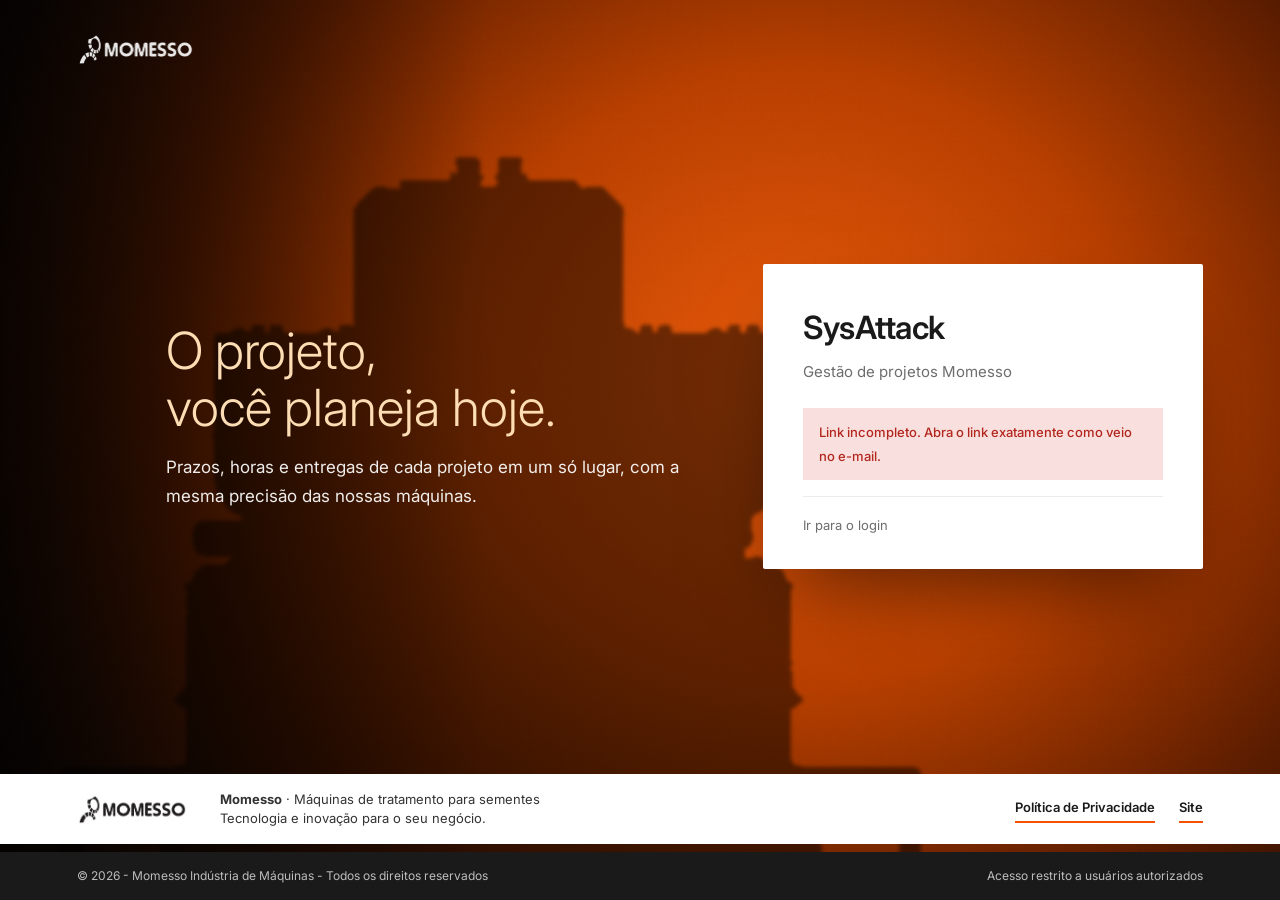
<file: sysattack/src/main/webapp/definir-senha.html>
<!DOCTYPE html>
<html lang="pt-BR">
<head>
  <meta charset="UTF-8">
  <meta name="viewport" content="width=device-width, initial-scale=1">
  <link rel="icon" type="image/png" sizes="32x32" href="img/icon-32.png?v=122">
  <link rel="icon" href="favicon.ico?v=122" sizes="any">
  <link rel="apple-touch-icon" href="img/icon-180.png?v=122">
  <title>SysAttack · Criar senha</title>
  <link rel="preconnect" href="https://fonts.googleapis.com">
  <link rel="preconnect" href="https://fonts.gstatic.com" crossorigin>
  <link href="https://fonts.googleapis.com/css2?family=Inter:wght@300;400;500;600;700&display=swap" rel="stylesheet">
  <link rel="stylesheet" href="css/style.css?v=122">
  <link rel="stylesheet" href="css/login.css?v=122">
</head>
<body>
  <main class="login-page">
    <header class="login-top">
      <img src="img/logo-white.png" alt="Momesso">
    </header>
    <img class="login-sil" src="img/machine-cut.png" alt="">
    <div class="login-main">
      <section class="login-pitch">
        <h2>O projeto,<br>você planeja hoje.</h2>
        <p>Prazos, horas e entregas de cada projeto em um só lugar, com a mesma precisão das nossas máquinas.</p>
      </section>
      <section class="login-card" aria-labelledby="ttl">
        <h1 id="ttl">SysAttack</h1>
        <p class="sub">Gestão de projetos Momesso</p>

        <div id="loading"><p>Verificando o link…</p></div>
        <div id="bad" hidden><div class="form-error" id="bad-msg" role="alert"></div><p class="login-note"><a href="login.html">Ir para o login</a></p></div>
        <div id="done" hidden><p class="sub" style="color:var(--ink)"><b>Senha criada.</b> Agora você já pode entrar no SysAttack.</p><a class="btn btn-primary" href="login.html">Ir para o login <span aria-hidden="true">→</span></a></div>
        <form id="s" novalidate hidden>
          <p class="sub" style="color:var(--ink)">Olá, <b id="nm"></b>. Crie a senha de acesso para <b id="em"></b>.</p>
          <div class="field"><label for="sp">Nova senha</label><input id="sp" type="password" autocomplete="new-password" required></div>
          <ul class="rules"><li>Pelo menos 10 caracteres</li><li>Uma letra minúscula</li><li>Uma letra maiúscula</li><li>Um número</li><li>Um símbolo (! @ # $ %)</li></ul>
          <div class="field"><label for="sc">Repita a senha</label><input id="sc" type="password" autocomplete="new-password" required></div>
          <div class="form-error" id="serr" role="alert" hidden style="margin-bottom:16px"></div>
          <button class="btn btn-primary" id="sgo" type="submit">Criar senha <span aria-hidden="true">→</span></button>
          <p class="login-terms">Ao continuar, você confirma que leu a <a href="privacidade.html">Política de Privacidade</a> e as regras de uso do SysAttack.</p>
        </form>
      </section>
    </div>
    <footer class="login-foot">
      <div class="login-band">
        <img src="img/logo-light-bg.png" alt="Momesso">
        <p><b>Momesso</b> · Máquinas de tratamento para sementes<br>Tecnologia e inovação para o seu negócio.</p>
        <nav aria-label="Rodapé"><a href="privacidade.html">Política de Privacidade</a><a href="https://www.momesso.ind.br" target="_blank" rel="noopener noreferrer">Site</a></nav>
      </div>
      <div class="login-bar"><div><span>© <span data-year>2026</span> - Momesso Indústria de Máquinas - Todos os direitos reservados</span><span>Acesso restrito a usuários autorizados</span></div></div>
    </footer>
  </main>
  <script src="js/core.js?v=122"></script>
  <script src="js/definir-senha.js?v=122"></script>
</body>
</html>
</file>
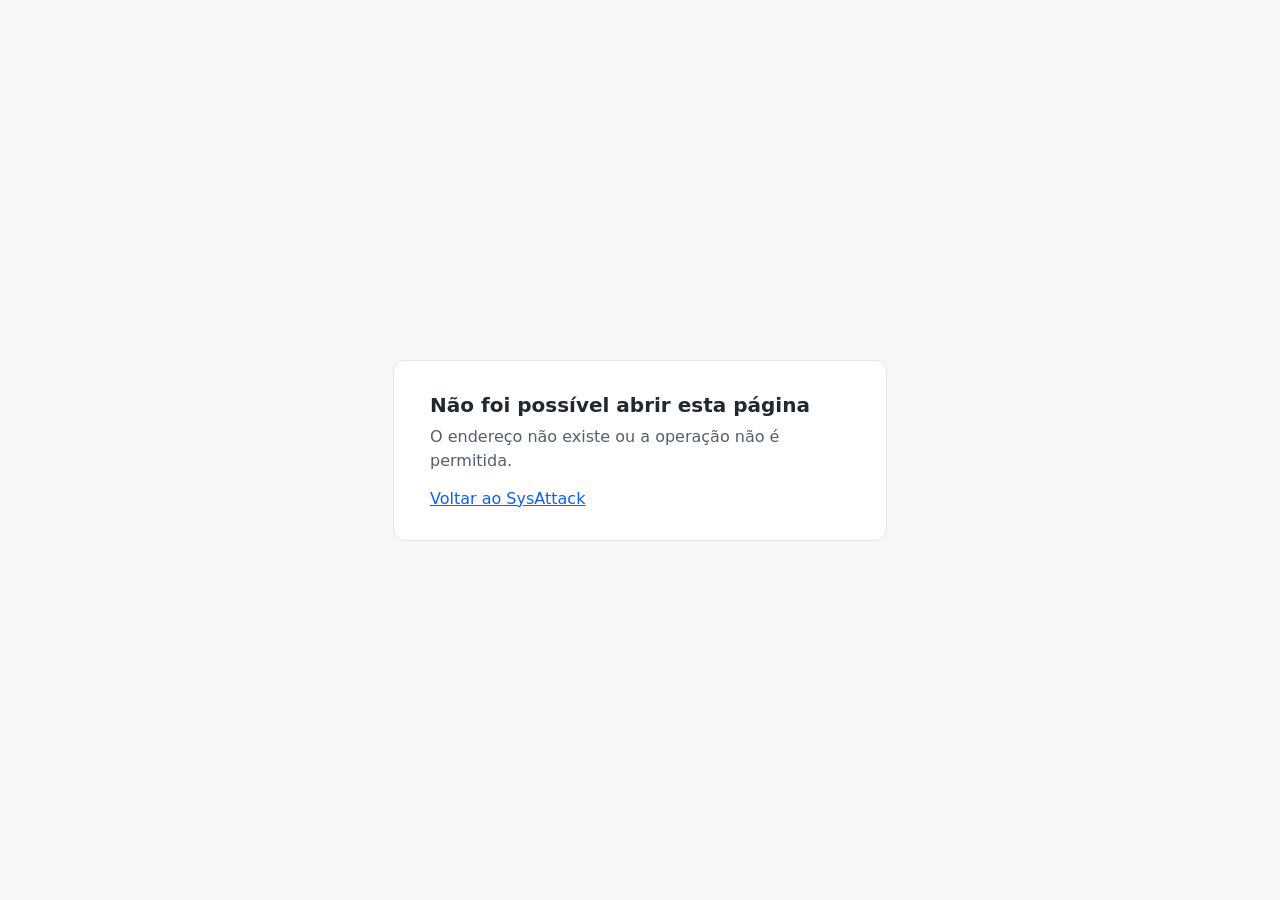
<file: sysattack/src/main/webapp/erro.html>
<!doctype html>
<html lang="pt-BR">
<head>
  <meta charset="utf-8">
  <meta name="viewport" content="width=device-width, initial-scale=1">
  <title>SysAttack</title>
  <link rel="icon" href="favicon.ico">
  <style>body{font-family:Inter,system-ui,sans-serif;background:#f6f7f9;color:#1f2933;display:grid;place-items:center;min-height:100vh;margin:0}main{background:#fff;border:1px solid #e3e6ea;border-radius:12px;padding:32px 36px;max-width:420px}h1{font-size:20px;margin:0 0 8px}p{margin:0 0 16px;color:#52606d;line-height:1.5}a{color:#0b5fff}</style>
</head>
<body>
  <main>
    <h1>Não foi possível abrir esta página</h1>
    <p>O endereço não existe ou a operação não é permitida.</p>
    <a href="./">Voltar ao SysAttack</a>
  </main>
</body>
</html>
</file>
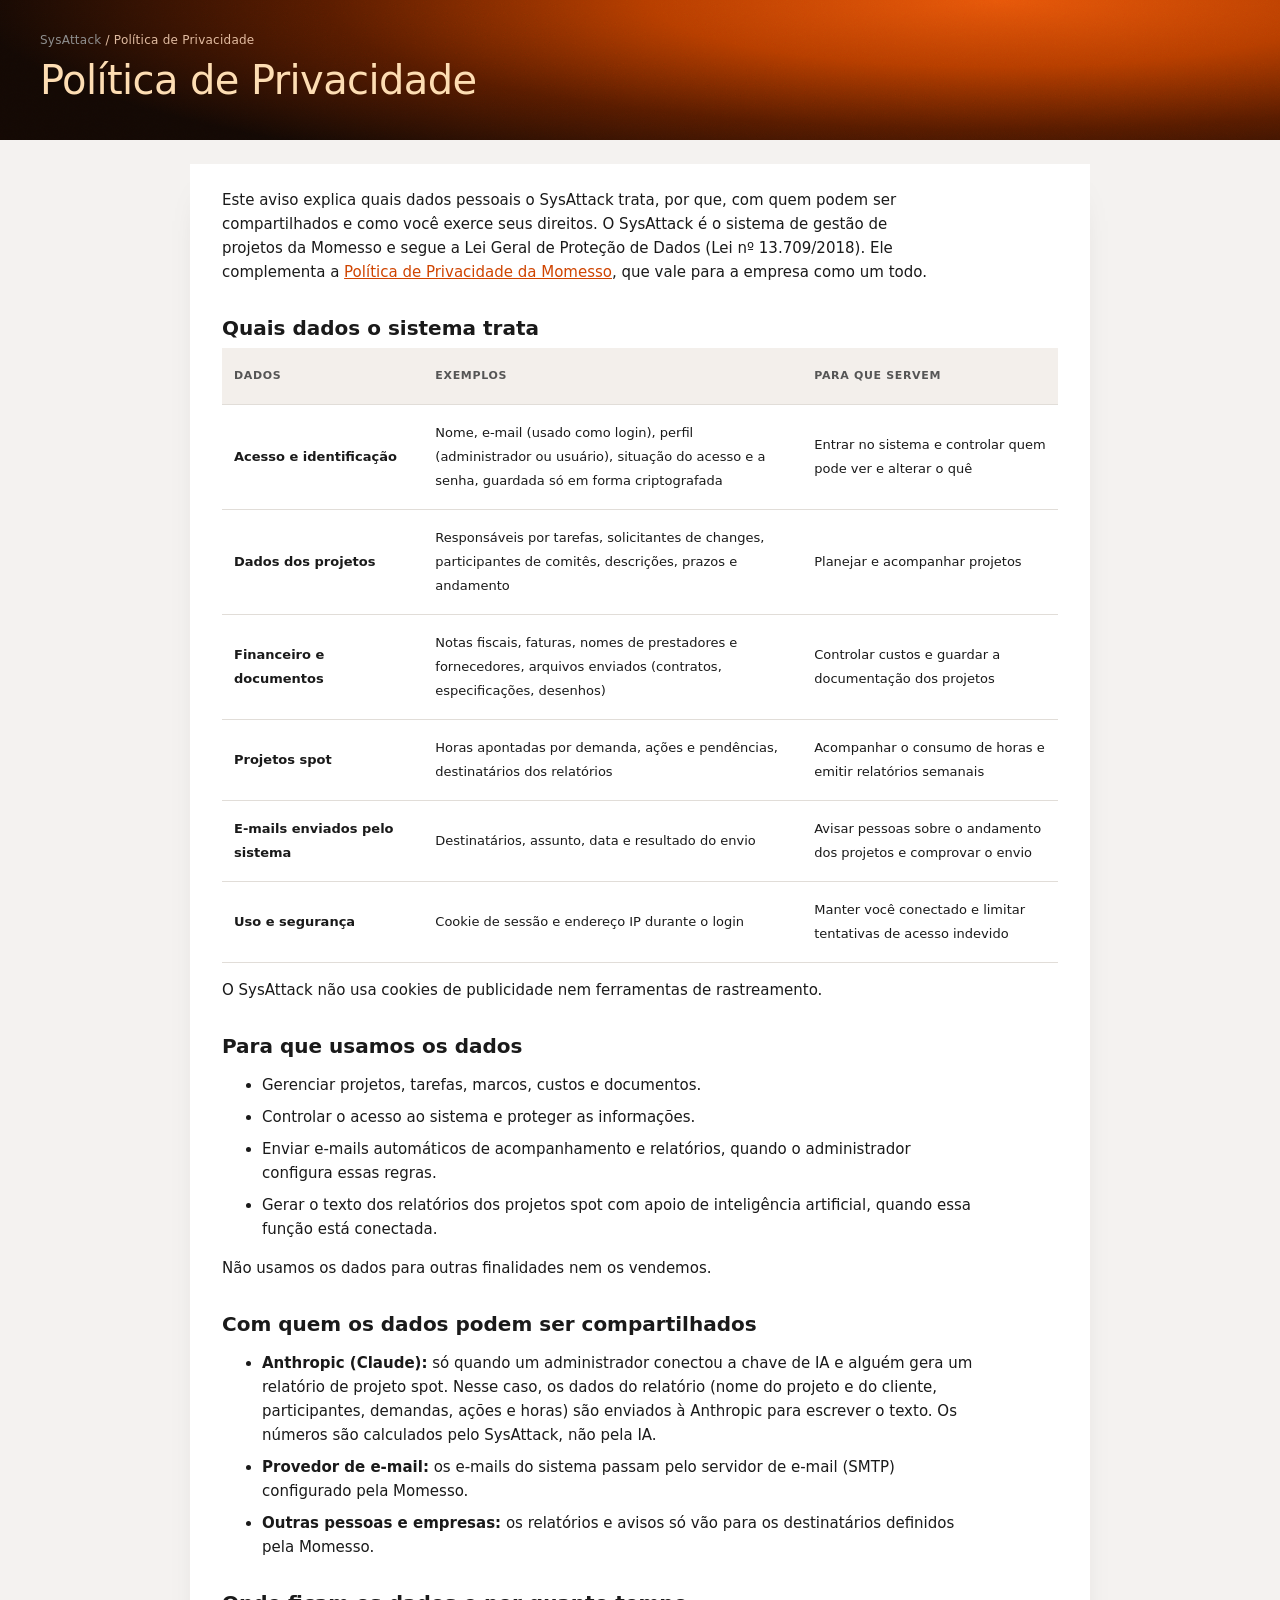
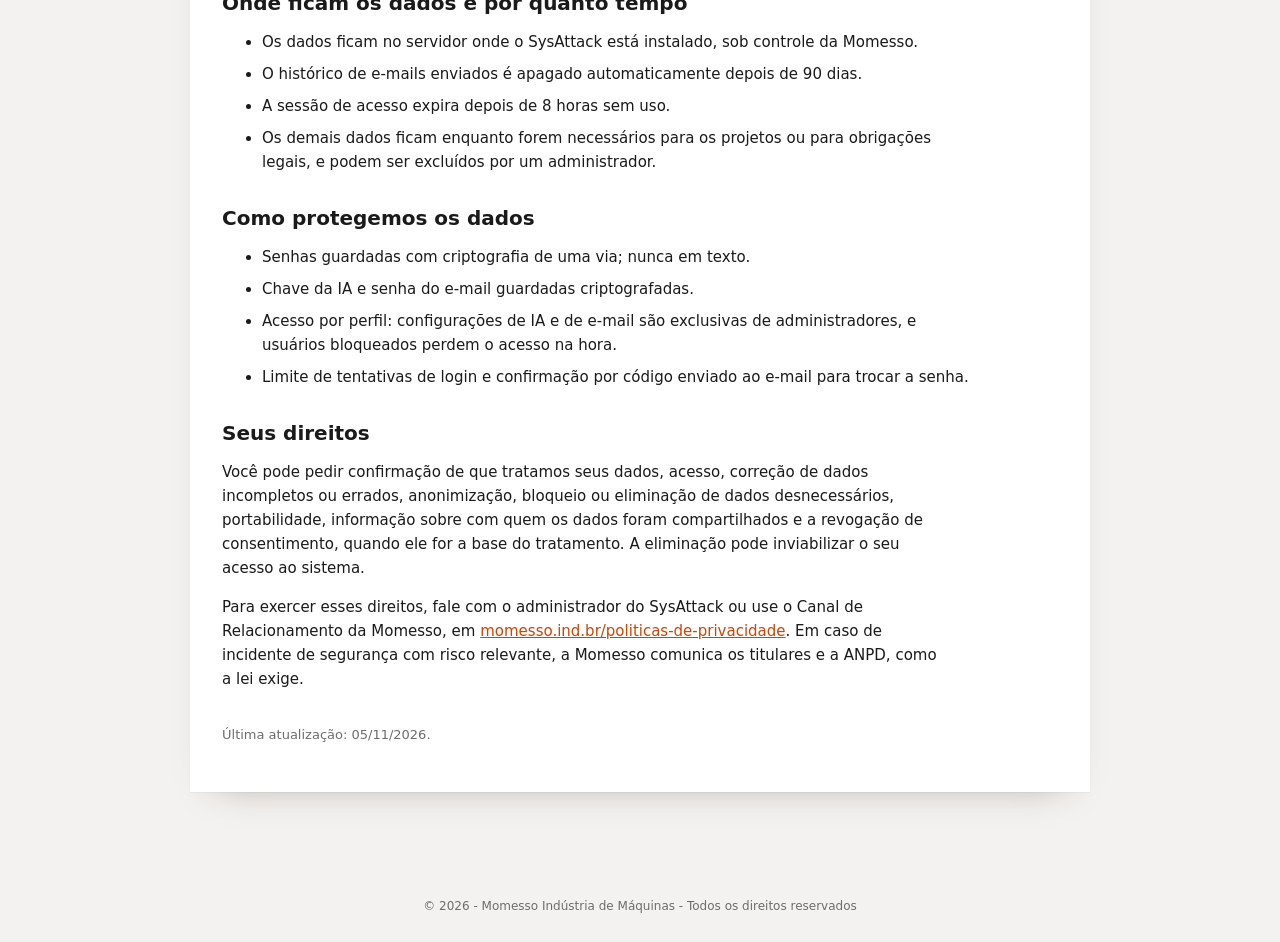
<file: sysattack/src/main/webapp/privacidade.html>
<!doctype html>
<html lang="pt-BR">
<head>
  <meta charset="utf-8">
  <meta name="viewport" content="width=device-width, initial-scale=1">
  <title>Política de Privacidade · SysAttack</title>
  <link rel="icon" type="image/png" sizes="32x32" href="img/icon-32.png?v=13">
  <link rel="icon" href="favicon.ico?v=13" sizes="any">
  <link rel="stylesheet" href="css/style.css?v=122">
  <link rel="stylesheet" href="css/theme.css?v=122">
</head>
<body>
  <main class="content">
    <header class="page-head"><div><nav class="crumbs"><a href="./">SysAttack</a> / Política de Privacidade</nav><h1>Política de Privacidade</h1></div></header>
    <section class="panel policy" id="policy" style="max-width:900px;margin:0 auto 22px"><p class="hint">Carregando…</p></section>
  </main>
  <footer class="app-copy"><span>© <span data-year>2026</span> - Momesso Indústria de Máquinas - Todos os direitos reservados</span></footer>
  <script src="js/core.js?v=122"></script>
  <script src="js/privacidade.js?v=122"></script>
</body>
</html>
</file>
<file: sysattack/src/main/webapp/css/style.css>
/* SysAttack — identidade visual alinhada ao portal Momesso / FlowSense
 *
 * GRADE DE 8 — regras de ouro deste arquivo:
 *  - Espaçamento (padding, margin, gap) só nestes valores: 4, 8, 12, 16, 24, 32, 40, 48, 64px.
 *    Valores de 1 a 3px são permitidos apenas para linhas e ajustes ópticos (bordas, -2px de aba).
 *  - Tipografia: 11, 12, 13, 15, 17, 20, 24, 32 e 44px. Entrelinha múltipla de 4 (o corpo é 15/24).
 *  - Alturas: botão 40px, botão pequeno 32px, campo 48px, item do menu 40px, célula de tabela 16px
 *    de recuo (linha de 56px). No celular, botão e campo vão a 48px.
 *  - Responsivo: só quatro quebras — 1560, 1200, 900 e 640px, todas no fim deste arquivo.
 *  - CUIDADO: a faixa laranja do cabeçalho (.page-head) sangra até a borda com margem negativa.
 *    Ela tem de ser o oposto do recuo lateral de .content. Mudou um, mude o outro, ou a página
 *    ganha rolagem lateral.
 *  - Cada propriedade é declarada uma única vez. Este arquivo cuida de estrutura, espaçamento,
 *    tamanho e tipografia; css/theme.css, carregado depois, cuida só de cor, sombra e textura.
 */
:root { --s1: 4px; --s2: 8px; --s3: 12px; --s4: 16px; --s5: 24px; --s6: 32px; --s7: 40px; --s8: 48px; --s9: 64px;
  --orange: #f45200; --orange-dark: #cf4400; --orange-2: #ec7e00; --ink: #1a1a1a; --ink-2: #2a2a2a; --card: #ffffff; --muted: #6d6d6d; --cream: #f3dfc1; --peach: #fdddb3; --green: #1f7a43; --green-bg: #e3f3e8; --red: #b3261e; --red-bg: #f9e0de; --amber-bg: #fde6c8; --amber: #a84300; --sidebar-w: 272px; --font: "Inter", system-ui, -apple-system, "Segoe UI", Roboto, Arial, sans-serif; }
* { box-sizing: border-box; }
[hidden] { display: none !important; }
html, body { margin: 0; height: 100%; }
body { font-family: var(--font); color: var(--ink); font-size: 15px; line-height: 24px; -webkit-font-smoothing: antialiased; }
a { color: inherit; text-decoration: none; }
button, input, select, textarea { font: inherit; color: inherit; }

svg.ic { width: 20px; height: 20px; fill: none; stroke: currentColor; stroke-width: 1.7; stroke-linecap: round; stroke-linejoin: round; flex: none; }

.nav a[hidden] { display: none; }
.rules { list-style: none; margin: 0 0 16px; padding: 0; font-size: 13px; color: var(--muted); display: grid; grid-template-columns: 1fr 1fr; gap: 4px 12px; }
.rules li::before { content: "○"; margin-right: 8px; }
.rules li.ok { color: var(--green); font-weight: 600; }
.rules li.ok::before { content: "●"; }
.code-row { display: flex; gap: 8px; }
.code-row input { letter-spacing: .3em; font-weight: 700; font-size: 17px; max-width: 190px; }
.msg-ok { color: var(--green); font-weight: 600; }
.msg-err { color: var(--red); font-weight: 600; }
.hint { font-size: 13px; color: var(--muted); margin: 0; line-height: 20px; }
/* ---------- layout ---------- */
.layout { display: flex; min-height: 100vh; }
.sidebar { width: var(--sidebar-w); flex: none; position: sticky; top: 0; height: 100vh; display: flex; flex-direction: column; }
.brand-block { color: #fff; }
.sidebar .logo { height: 34px; width: auto; display: block; margin-bottom: 16px; }
.brand-name { font-weight: 300; letter-spacing: -.01em; line-height: 1.1; }
.brand-tag { margin-top: 8px; font-size: 11px; font-weight: 600; letter-spacing: .14em; text-transform: uppercase; }
.side-body { flex: 1; display: flex; flex-direction: column; min-height: 0; }
.side-body { overflow-y: auto; padding: 0 16px 24px; }
.nav { display: flex; flex-direction: column; gap: 16px; padding-top: 24px; }
.nav-group { display: flex; flex-direction: column; gap: 2px; }
.nav-label { margin: 0 0 8px 12px; font-weight: 600; }
.nav a { display: flex; align-items: center; gap: 12px; padding: 0 12px; font-weight: 500; border-left: 3px solid transparent; }
.nav a svg { transition: color .12s; }
.nav a span { min-width: 0; }


.nav a.active { font-weight: 700; }

.nav-group:not(:first-child) { padding-top: 16px; border-top: 1px solid var(--line); }
.side-foot { margin-top: auto; padding: 16px 8px 0; border-top: 1px solid var(--line); }
.who { display: flex; align-items: center; gap: 12px; margin-bottom: 8px; }
.avatar { width: 36px; height: 36px; place-items: center; color: #fff; font-size: 13px; font-weight: 700; letter-spacing: .02em; }
.who-txt { min-width: 0; line-height: 1.25; } .who-txt b { display: block; font-size: 13px; white-space: nowrap; overflow: hidden; text-overflow: ellipsis; }
.who-txt small { color: var(--muted); font-size: 12px; }
.ver { font-size: 11px; color: #a0a0a0; }

.content { flex: 1; min-width: 0; }

/* ---------- cabeçalho de página ---------- */
.page-head { display: flex; justify-content: space-between; margin-bottom: 24px; flex-wrap: wrap; }


h1 { font-weight: 300; letter-spacing: -.015em; }
.sub { margin: 0; color: var(--muted); max-width: 70ch; }
.head-meta { display: flex; align-items: center; font-size: 12px; padding-top: 4px; }
.hello { font-size: 13px; margin-right: 4px; }
.hello b { font-weight: 700; }
.tag-user { background: var(--green-bg); color: var(--green); font-weight: 700; font-size: 11px; letter-spacing: .08em; text-transform: uppercase; padding: 8px 12px; }
.dot { display: inline-block; width: 7px; height: 7px; border-radius: 50%; margin-right: 8px; }

/* ---------- botões ---------- */
.btn { display: inline-flex; align-items: center; justify-content: center; gap: 8px; border: 2px solid var(--ink); background: transparent; font-size: 13px; text-transform: uppercase; cursor: pointer; transition: background .15s, color .15s; }
.btn:hover { background: var(--ink); color: #fff; }
.btn-primary { background: var(--orange); border-color: var(--orange); color: #fff; }
.btn-primary:hover { background: var(--orange-dark); border-color: var(--orange-dark); }
.btn-sm { min-height: 32px; padding: 0 16px; font-size: 12px; }
.btn-danger { border-color: var(--red); color: var(--red); }
.btn-danger:hover { background: var(--red); color: #fff; }
.btn:disabled { opacity: .55; cursor: wait; }
.icon-btn { width: 34px; height: 34px; display: inline-grid; place-items: center; border: 0; background: transparent; cursor: pointer; color: #555; }
.icon-btn:hover { background: #eee; color: var(--orange); }
.icon-btn.del:hover { color: var(--red); }

/* ---------- cartões ---------- */
.bar { display: flex; justify-content: space-between; align-items: center; gap: 16px; flex-wrap: wrap; background: var(--card); padding: 16px 24px; margin-bottom: 24px; }
.bar strong { font-weight: 700; }

.kpis { display: grid; grid-template-columns: repeat(4, minmax(0, 1fr)); gap: 24px; margin-bottom: 24px; }
.kpi { background: var(--card); border-top: 4px solid var(--ink); }
.kpi.accent { border-top-color: var(--orange); }
.kpi-top { display: flex; justify-content: space-between; gap: 8px; color: var(--orange); }
.kpi-label { font-size: 12px; font-weight: 700; letter-spacing: .1em; text-transform: uppercase; color: #555; line-height: 16px; }
.kpi-value { font-weight: 300; letter-spacing: -.02em; }
.kpi.accent .kpi-value { color: var(--orange); }
.kpi-sub { font-size: 13px; color: var(--muted); line-height: 20px; }
.notice { background: var(--card); border-left: 4px solid var(--ink); padding: 16px 24px; margin-bottom: 24px; color: #444; }
.notice b { color: var(--ink); }
.grid-2 { display: grid; grid-template-columns: minmax(0, 1.55fr) minmax(0, 1fr); gap: 24px; align-items: start; }
.panel { background: var(--card); }
.panel-head { display: flex; justify-content: space-between; align-items: flex-start; gap: 16px; flex-wrap: wrap; }
.panel-title { display: flex; align-items: center; gap: 12px; margin: 0; }
.panel-title::before { content: ""; background: var(--orange); }
.panel-sub { margin: 8px 0 0; color: var(--muted); font-size: 13px; line-height: 20px; }

/* ---------- tabelas ---------- */
.table-wrap { overflow-x: auto; }
table.tbl { width: 100%; border-collapse: collapse; font-size: 13px; }
.tbl th { text-align: left; font-size: 12px; font-weight: 700; letter-spacing: .1em; text-transform: uppercase; color: #555; white-space: nowrap; }
.tbl td { border-bottom: 1px solid var(--line); vertical-align: middle; }
.tbl tr.click { cursor: pointer; }
.tbl tr.click:hover td { background: #fafafa; }
.tbl .strong { font-weight: 700; }
.tbl .small { display: block; font-size: 12px; color: var(--muted); font-weight: 400; line-height: 16px; }
.tbl .num { text-align: right; white-space: nowrap; }
.tbl .acts { text-align: right; white-space: nowrap; width: 1%; }
.late-txt { color: var(--red); font-weight: 600; }
.badge { display: inline-block; font-weight: 700; letter-spacing: .06em; text-transform: uppercase; white-space: nowrap; }
.b-grey { background: #e8e8e8; color: #4a4a4a; }
.b-orange { background: var(--amber-bg); color: var(--amber); }
.b-green { background: var(--green-bg); color: var(--green); }
.b-dark { background: var(--ink); color: #fff; }
.b-red { background: var(--red-bg); color: var(--red); }
.empty { text-align: center; color: var(--muted); }
.empty strong { display: block; color: var(--ink); }

.pbar { display: flex; align-items: center; gap: 8px; min-width: 130px; }
.pbar-track { flex: 1; height: 8px; background: #e6e6e6; }
.pbar-fill { height: 100%; background: var(--orange); }
.pbar-fill.done { background: var(--ink); }
.pbar span { font-size: 13px; font-weight: 600; width: 38px; text-align: right; }

/* distribuição por responsável */
.dist { display: flex; flex-direction: column; gap: 16px; }
.dist-row .dist-top { display: flex; justify-content: space-between; font-size: 13px; margin-bottom: 8px; }
.dist-row .dist-top b { font-weight: 700; }
.dist-row .dist-top span { color: #555; }
.dist-track { height: 8px; background: #e6e6e6; }
.dist-bar { display: flex; height: 100%; }
.dist-done { background: var(--ink); }
.dist-open { background: var(--orange); }
.legend { display: flex; gap: 16px; flex-wrap: wrap; font-size: 12px; color: var(--muted); margin-top: 16px; }
.legend i { display: inline-block; width: 12px; height: 8px; margin-right: 8px; }

/* detalhe do projeto */
.meta-grid { display: grid; grid-template-columns: repeat(auto-fit, minmax(190px, 1fr)); gap: 24px; margin-top: 24px; padding-top: 24px; border-top: 1px solid var(--line); align-items: start; }
.meta-grid dt { font-size: 12px; font-weight: 700; letter-spacing: .1em; text-transform: uppercase; color: #777; margin-bottom: 4px; line-height: 16px; }
.meta-grid > div { min-width: 0; }
.meta-grid dd { margin: 0; font-size: 17px; font-weight: 300; overflow-wrap: break-word; line-height: 24px; }
.meta-grid > .wide { grid-column: span 2; }
.meta-grid dd .small { display: block; margin-top: 4px; font-size: 13px; font-weight: 600; line-height: 1.35; }
.scope-text { white-space: pre-wrap; max-width: 80ch; color: #333; margin: 0; }
.tabs { display: flex; gap: 0; border-bottom: 2px solid var(--line); }
.tab { background: none; border: 0; color: #777; cursor: pointer; border-bottom: 3px solid transparent; margin-bottom: -2px; }
.tab:hover { color: var(--ink); }
.tab.active { color: var(--ink); }

.filters input, .filters select { min-height: 40px; border: 1px solid #cfcfcf; padding: 0 12px; background: #fff; }
.filters input { min-width: 240px; }

/* ---------- diálogo / formulários ---------- */
dialog { border: 0; border-top: 4px solid var(--orange); padding: 0; width: min(640px, calc(100vw - 32px)); max-height: calc(100vh - 40px); }
dialog::backdrop { background: rgba(20,20,20,.6); }
.dlg-head { display: flex; justify-content: space-between; align-items: center; padding: 24px 32px 0; }
.dlg-head h2 { margin: 0; font-size: 24px; font-weight: 300; color: var(--orange); }
.dlg-body { padding: 16px 32px 24px; overflow-y: auto; max-height: calc(100vh - 160px); }
.fgrid { display: grid; grid-template-columns: 1fr 1fr; gap: 16px; }
.field { display: flex; flex-direction: column; gap: 8px; }
.field.full, .fgrid > .full { grid-column: 1 / -1; }
.field label { font-weight: 600; }
.field input, .field select, .field textarea { border: 1px solid #cfcfcf; background: #fff; width: 100%; }
.field textarea { resize: vertical; min-height: 112px; }
.field input[type=range] { padding: 0; accent-color: var(--orange); min-height: 30px; border: 0; }
.range-row { display: flex; align-items: center; gap: 12px; }
.range-row output { font-weight: 700; width: 46px; text-align: right; }
.form-error { grid-column: 1 / -1; background: var(--red-bg); color: var(--red); padding: 12px 16px; font-size: 13px; font-weight: 500; }
.form-actions { grid-column: 1 / -1; display: flex; justify-content: flex-end; gap: 12px; margin-top: 8px; }
.toast { position: fixed; right: 24px; bottom: 24px; background: var(--ink); color: #fff; padding: 16px 16px; font-weight: 500; border-left: 4px solid var(--orange); z-index: 99; }

/* ---------- IA Agent ---------- */
.ai-status { display: inline-flex; align-items: center; gap: 8px; font-weight: 700; font-size: 13px; letter-spacing: .06em; text-transform: uppercase; padding: 8px 16px; background: #ececec; color: #555; }
.ai-status i { width: 9px; height: 9px; border-radius: 50%; background: #9a9a9a; }
.ai-status.on { background: var(--green-bg); color: var(--green); }
.ai-status.on i { background: #2fa866; }
.steps { margin: 8px 0 24px; padding-left: 24px; max-width: 80ch; color: #333; }
.steps li { margin: 8px 0; }
.steps code, .hint code { background: #f1f1f1; padding: 1px 8px; font-size: .92em; }
.ai-form { max-width: 640px; }
.ai-form details { grid-column: 1 / -1; }
.ai-form summary { cursor: pointer; font-weight: 600; font-size: 13px; color: #444; }
.ai-form details .field { margin-top: 8px; }
.ai-list { margin: 0; padding-left: 16px; color: #444; max-width: 85ch; }
.ai-list li { margin: 8px 0; }
.ai-row { display: flex; gap: 8px; align-items: center; flex-wrap: wrap; }
.ai-row select { min-height: 40px; border: 1px solid #cfcfcf; padding: 0 8px; background: #fff; min-width: 240px; }

/* ---------- Gantt ---------- */
.g-tools { display: flex; justify-content: flex-end; align-items: center; gap: 8px; flex-wrap: wrap; margin-bottom: 12px; }
.gbtn { display: inline-flex; align-items: center; gap: 8px; min-height: 34px; padding: 0 12px; border: 1px solid #d3d3d3; background: #fff; font-size: 12px; font-weight: 500; cursor: pointer; }
.gbtn:hover { border-color: var(--ink); }
.gbtn.icon { width: 36px; padding: 0; justify-content: center; }
.gbtn .ic { width: 16px; height: 16px; }
.g-menu-wrap { position: relative; }
.g-menu { position: absolute; right: 0; top: 40px; z-index: 20; background: #fff; border: 1px solid #cfcfcf; box-shadow: 0 10px 30px rgba(0,0,0,.18); padding: 8px 16px; display: flex; flex-direction: column; gap: 8px; min-width: 250px; font-size: 13px; }
.g-menu label { display: flex; gap: 8px; align-items: center; cursor: pointer; }
.g-menu input { accent-color: var(--orange); width: 16px; height: 16px; }
.gantt { border: 1px solid var(--line); background: #fff; overflow: auto; max-height: calc(100vh - 300px); min-height: 160px; }
.g-inner { position: relative; width: max-content; min-width: 100%; }
.g-head { display: flex; position: sticky; top: 0; z-index: 6; background: #fff; border-bottom: 1px solid #cfcfcf; }
.g-corner { position: sticky; left: 0; z-index: 7; width: var(--names-w); flex: none; background: #f5f5f5; border-right: 1px solid #cfcfcf; padding: 8px 12px; display: flex; flex-direction: column; justify-content: center; overflow: hidden; }
.g-corner b { font-size: 15px; white-space: nowrap; overflow: hidden; text-overflow: ellipsis; }
.g-corner small { font-size: 11px; letter-spacing: .08em; text-transform: uppercase; color: var(--muted); white-space: nowrap; overflow: hidden; text-overflow: ellipsis; }
.g-scale { flex: none; }
.g-r1, .g-r2 { display: flex; height: 26px; }
.g-h { flex: none; border-left: 1px solid #d9d9d9; padding: 0 8px; font-size: 12px; font-weight: 600; line-height: 26px; color: #444; white-space: nowrap; overflow: hidden; text-transform: capitalize; background: #fafafa; }
.g-h2 { flex: none; border-left: 1px solid #e4e4e4; padding: 0 8px; font-size: 12px; font-weight: 600; line-height: 26px; color: #333; white-space: nowrap; overflow: hidden; border-top: 1px solid #ececec; }
.g-h2.we { background: #f4f4f4; color: #aaa; font-weight: 400; }
.g-body { display: flex; }
.g-names { position: sticky; left: 0; z-index: 4; width: var(--names-w); flex: none; background: #fafafa; border-right: 1px solid #cfcfcf; }
.g-name { height: var(--row-h); display: flex; align-items: center; gap: 4px; padding-right: 8px; cursor: pointer; font-size: 13px; border-bottom: 1px solid #efefef; }
.g-name:hover { background: #f0f0f0; }
.g-name.k-project { font-weight: 700; background: #f2f2f2; }
.g-nm { flex: 1; min-width: 0; white-space: nowrap; overflow: hidden; text-overflow: ellipsis; }
.g-pc { font-size: 12px; color: #8a8a8a; font-weight: 600; }
.g-name.k-project .g-pc { color: var(--ink); }
.g-chev { width: 18px; height: 18px; flex: none; border: 0; background: none; cursor: pointer; position: relative; padding: 0; }
.g-chev.sp { cursor: default; }
.g-chev:not(.sp)::before { content: ""; position: absolute; left: 5px; top: 4px; border-left: 6px solid #555; border-top: 5px solid transparent; border-bottom: 5px solid transparent; transition: transform .12s; }
.g-chev.open::before { transform: rotate(90deg) translate(1px, -2px); }
.g-dia { width: 9px; height: 9px; flex: none; transform: rotate(45deg); border: 2px solid var(--orange); margin: 0 8px 0 2px; }
.g-chart { position: relative; flex: none; }
.g-band { position: absolute; left: 0; right: 0; background: #f2f2f2; }
.g-vl { position: absolute; top: 0; bottom: 0; width: 1px; background: #dcdcdc; }
.g-vl.yr { background: #9d9d9d; }
.g-wl { position: absolute; top: 0; bottom: 0; width: 1px; background: #efefef; }
.g-we { position: absolute; top: 0; bottom: 0; background: rgba(0,0,0,.025); }
.g-bar { position: absolute; height: 16px; background: #f9cdb0; cursor: pointer; overflow: hidden; display: flex; align-items: center; z-index: 2; }
.g-bar:hover, .g-ms:hover, .g-sum:hover { outline: 2px solid var(--ink); }
.g-fill { position: absolute; left: 0; top: 0; bottom: 0; background: var(--orange); }
.g-bar.done { background: #d6d6d6; } .g-bar.done .g-fill { background: var(--ink); }
.g-bar.cancel { background: #ececec; opacity: .7; background-image: repeating-linear-gradient(135deg, transparent 0 4px, #d0d0d0 4px 5px); } .g-bar.cancel .g-fill { background: #999; }
.g-bar.late { background: #efc3bf; } .g-bar.late .g-fill { background: var(--red); }
.g-pct { position: relative; z-index: 1; padding: 0 8px; font-size: 11px; font-weight: 700; color: #fff; text-shadow: 0 0 3px rgba(0,0,0,.5); }
.g-sum { position: absolute; height: 8px; background: #7d7d7d; cursor: pointer; z-index: 2; }
.g-sum.parent { height: 6px; background: #9a9a9a; }
.g-sum::before, .g-sum::after { content: ""; position: absolute; top: 100%; border-top: 6px solid #7d7d7d; border-left: 5px solid transparent; border-right: 5px solid transparent; }
.g-sum.parent::before, .g-sum.parent::after { border-top-color: #9a9a9a; }
.g-sum::before { left: 0; } .g-sum::after { right: 0; }
.g-ms { position: absolute; width: 16px; height: 16px; transform: rotate(45deg) scale(.82); background: #fff; border: 3px solid var(--orange); cursor: pointer; z-index: 3; }
.g-ms.cancel { background: #ddd; border-color: #aaa; opacity: .7; }
.g-ms.done { background: var(--ink); border-color: var(--ink); }
.g-ms.late { border-color: var(--red); }
.g-lbl { position: absolute; font-size: 11px; color: #666; white-space: nowrap; line-height: 18px; pointer-events: none; }
.g-lbl.l { text-align: right; color: #8a8a8a; }
.g-today { position: absolute; top: 0; bottom: 0; width: 2px; margin-left: -1px; background: var(--orange); opacity: .8; z-index: 1; pointer-events: none; }
.g-deps { position: absolute; left: 0; top: 0; pointer-events: none; z-index: 1; }
.g-deps path { fill: none; stroke: #777; stroke-width: 1.2; }
.g-deps polygon { fill: #555; }
.g-legend { display: flex; gap: 16px; flex-wrap: wrap; font-size: 12px; color: var(--muted); margin-top: 12px; }
.g-legend i { display: inline-block; width: 14px; height: 10px; margin-right: 8px; vertical-align: -1px; }
.g-legend i.dia { width: 9px; height: 9px; transform: rotate(45deg); border: 2px solid var(--orange); background: #fff; margin-right: 8px; }

/* ---------- marcos ---------- */
.ms-tabs { display: flex; gap: 24px; border-bottom: 1px solid var(--line); margin-bottom: 8px; }
.ms-tab { background: none; border: 0; padding: 12px 2px; font-weight: 600; color: #777; cursor: pointer; border-bottom: 3px solid transparent; margin-bottom: -1px; display: inline-flex; align-items: center; gap: 8px; }
.ms-tab.active { color: var(--ink); border-bottom-color: var(--orange); }
.cnt { background: #ececec; color: #555; font-size: 12px; font-weight: 700; padding: 1px 8px; border-radius: 10px; }
.cnt.red { background: var(--red); color: #fff; }
.ms { display: grid; grid-template-columns: 74px 36px 1fr auto auto; gap: 16px; align-items: start; padding: 24px 0; border-bottom: 1px solid var(--line); }
.ms-date { text-align: center; background: #f3f3f3; border-radius: 6px; overflow: hidden; }
.ms-mon { background: var(--orange); color: #fff; font-size: 11px; font-weight: 700; letter-spacing: .08em; padding: 3px 0; }
.ms.late .ms-mon { background: #ec6a62; }
.ms.done .ms-mon { background: #8a8a8a; }
.ms-day { font-size: 32px; font-weight: 700; line-height: 1.2; padding-top: 4px; }
.ms-wd { font-size: 11px; color: #8a8a8a; padding-bottom: 8px; }
.ms-check { width: 30px; height: 30px; border-radius: 50%; border: 2px solid #c9c9c9; background: #fff; color: #c9c9c9; display: grid; place-items: center; cursor: pointer; margin-top: 4px; }
.ms-check:hover { border-color: var(--orange); color: var(--orange); }
.ms.done .ms-check { background: var(--green); border-color: var(--green); color: #fff; }
.ms h3 { margin: 2px 0 4px; font-size: 17px; font-weight: 500; }
.ms.done h3 { text-decoration: line-through; color: #888; }
.ms p { margin: 0 0 12px; color: var(--muted); font-size: 13px; }
.ms .pbar { max-width: 340px; }
.pill { display: inline-block; font-size: 12px; font-weight: 700; padding: 4px 12px; border-radius: 14px; background: #ececec; color: #555; white-space: nowrap; }
.pill.late { background: #f08a83; color: #fff; }
.pill.ok { background: var(--green-bg); color: var(--green); }
.pill.soon { background: var(--amber-bg); color: var(--amber); }

/* ---------- financeiro / documentos ---------- */
.mini-kpis { display: grid; grid-template-columns: repeat(auto-fit, minmax(170px, 1fr)); gap: 16px; margin-bottom: 16px; }
.mini { background: #fafafa; border-top: 3px solid var(--ink); padding: 16px 16px; }
.mini.accent { border-top-color: var(--orange); }
.mini.neg { border-top-color: var(--red); }
.mini span { display: block; font-size: 11px; font-weight: 700; letter-spacing: .08em; text-transform: uppercase; color: #666; }
.mini b { display: block; font-weight: 400; margin-top: 4px; white-space: nowrap; }
.mini.neg b { color: var(--red); }
.budget-bar { margin: -4px 0 16px; }
.budget-bar .pbar-track { height: 10px; }
.docs { display: grid; gap: 0; }
.doc { display: grid; grid-template-columns: 44px 1fr auto; gap: 16px; align-items: center; padding: 16px 0; border-bottom: 1px solid var(--line); }
.doc-ic { width: 44px; height: 52px; background: #f3f3f3; display: grid; place-items: center; font-size: 11px; font-weight: 800; letter-spacing: .04em; color: #555; border-bottom: 3px solid var(--orange); }
.doc-ic.pdf { color: var(--red); border-bottom-color: var(--red); }
.doc b { display: block; }
.doc small { color: var(--muted); font-size: 12px; }
.doc-acts { display: flex; gap: 8px; flex-wrap: wrap; justify-content: flex-end; }
dialog.wide { width: min(1100px, calc(100vw - 32px)); }
.preview { width: 100%; height: calc(100vh - 190px); border: 1px solid var(--line); background: #f5f5f5; }
img.preview { object-fit: contain; }
.check { display: flex; align-items: center; gap: 8px; font-weight: 600; cursor: pointer; padding: 8px 12px; background: #fdf3ec; border-left: 3px solid var(--orange); }
.check input { width: 18px; height: 18px; accent-color: var(--orange); min-height: 0; }
.t-ind { display: inline-block; width: 22px; }
.dia-ic { display: inline-block; width: 9px; height: 9px; transform: rotate(45deg); border: 2px solid var(--orange); margin-right: 8px; vertical-align: 0; }

@media print {
  @page
  .sidebar, .head-meta, .g-tools, .tabs, .panel-head .btn, .toast, .bar { display: none !important; }
  .layout { display: block; } .content { padding: 0; }
  .gantt { max-height: none !important; overflow: visible !important; border: 0; }
  .g-head, .g-names, .g-corner { position: static !important; }
  * { -webkit-print-color-adjust: exact; print-color-adjust: exact; }
 .tl-row { grid-template-columns: 160px 1fr; } .panel { break-inside: avoid; }  .watermark { opacity: .08; } .app-copy { color: #666; }  .rp-top { display: none; }  .page-head { margin: 0 0 12px; padding: 0; } .page-head::after { display: none; }  .menu-btn { display: none; } }

/* ---------- responsivo ---------- */


@media (prefers-reduced-motion: reduce) { * { transition: none !important; }  * { transition: none !important; animation: none !important; }  *, *::before, *::after { animation: none !important; scroll-behavior: auto !important; } }
.kpi.neg .kpi-value { color: var(--red); }

/* Relatórios & Dashs */
.rrows { display: grid; gap: 16px; }
.rrow { display: grid; grid-template-columns: minmax(150px, 230px) 1fr minmax(110px, 160px); gap: 16px; align-items: center; padding: 8px 0; border-bottom: 1px solid var(--line); }
.rlabel b { display: block; } .rlabel small, .rdiff small { display: block; color: var(--muted); font-size: 12px; font-weight: 400; }
.rbars { display: grid; gap: 8px; } .rline { display: grid; grid-template-columns: 72px 1fr 110px; gap: 8px; align-items: center; font-size: 13px; }
.rline span { color: #666; font-weight: 600; } .rline em { font-style: normal; font-weight: 700; text-align: right; white-space: nowrap; }
.rbar { height: 14px; background: #ececec; position: relative; display: flex; } .rbar-fill { height: 100%; } .rbar.stack > div { height: 100%; }
.rdiff { font-weight: 700; text-align: right; } .rdiff.neg { color: var(--red); }
.dot-k { display: inline-block; width: 10px; height: 10px; margin: 0 4px 0 12px; }
.tl { overflow-x: auto; } .tl-row { display: grid; align-items: center; min-height: 40px; border-bottom: 1px solid #f0f0f0; }
.tl-name { padding: 8px 12px 8px 0; } .tl-name b { display: block; font-size: 13px; } .tl-name small { color: var(--muted); font-size: 12px; }
.tl-track { position: relative; height: 40px; } 
.tl-label { position: absolute; top: 4px; color: #777; }
.tl-tick { position: absolute; top: 0; bottom: 0; border-left: 1px dashed #e4e4e4; }
.tl-today { position: absolute; top: 0; bottom: 0; border-left: 2px solid var(--orange); }
.tl-bar { position: absolute; top: 12px; height: 16px; background: #d9d9d9; overflow: hidden; } .tl-bar span { display: block; height: 100%; background: var(--ink); }
.tl-bar.proj { background: #f6c3a6; } .tl-bar.proj span { background: var(--orange); } .tl-bar.late { background: #f4b8b3; } .tl-bar.late span { background: var(--red); }
.tl-ms { position: absolute; top: 12px; width: 15px; height: 15px; margin-left: -7px; background: var(--ink); transform: rotate(45deg); } .tl-ms.late { background: var(--red); }



/* Política de privacidade */
.policy { max-width: 900px; }
.policy h2 { margin: 32px 0 8px; font-size: 20px; font-weight: 600; }
.policy p, .policy li { max-width: 75ch; }
.policy li { margin-bottom: 8px; }
.policy-lead { font-size: 15px; margin-top: 0; }
.policy a { color: var(--orange-dark); text-decoration: underline; }
.policy-foot { margin-top: 32px; color: var(--muted); font-size: 13px; }

/* ================= Revisão geral de UX/UI (1.0.1 Alpha) ================= */
:root { --radius: 2px; }
:focus-visible { outline: 2px solid var(--orange); outline-offset: 2px; }
.content { max-width: 1560px; }
/* cabeçalho: menos ruído, hierarquia clara */
.crumbs { font-size: 12px; font-weight: 500; letter-spacing: .02em; text-transform: none; line-height: 16px; }
.crumbs a { color: #8f8f8f; }

.sub { font-size: 15px; line-height: 24px; }
.hello { display: none; }
.head-meta { gap: 16px; }
.head-meta .btn { min-height: 32px; font-size: 11px; padding: 0 16px; border-width: 1px; }
/* painéis */
.panel { padding: 24px 32px 32px; margin-bottom: 24px; }
.panel-title { font-weight: 700; text-transform: none; }
.panel-title::before { width: 4px; height: 16px; }
.panel-head { margin-bottom: 16px; }
/* rótulos: menos caixa-alta e espaçamento */
.kpi-label, .tbl th { font-size: 11px; letter-spacing: .06em; }
.tbl th { border-bottom: 1px solid var(--line); padding: 16px; }

.tbl td:first-child { min-width: 180px; }
.tbl td { white-space: normal; padding: 16px; }
.tbl td.num, .tbl td.acts { white-space: nowrap; }
.bar-actions { display: flex; gap: 12px; justify-content: flex-end; flex-wrap: wrap; }
.proj-tabs { border-bottom: 2px solid var(--line) !important; }
.panel, .table-wrap { max-width: 100%; }
.tbl .acts { display: table-cell; }
.tbl .acts .btn, .tbl .acts button { vertical-align: middle; margin-left: 4px; }
.kpi { padding: 24px; }
.kpi-value { font-size: 44px; line-height: 48px; margin: 8px 0 4px; }
.badge { font-size: 11px; padding: 4px 8px; line-height: 16px; }
/* abas: sem quebra de linha, rolagem horizontal quando faltar espaço */
.tabs { overflow-x: auto; flex-wrap: nowrap !important; scrollbar-width: thin; }
.tab { white-space: nowrap; padding: 16px 24px; font-size: 13px; letter-spacing: .03em; text-transform: none; font-weight: 600; }
.tab.active { font-weight: 700; }
/* formulários */
.field label { font-size: 13px; color: #444; line-height: 20px; }
.field input, .field select, .field textarea { border-color: #d6d6d6; transition: border-color .15s, box-shadow .15s; min-height: 48px; padding: 12px; }
.field input:focus, .field select:focus, .field textarea:focus { outline: none; border-color: var(--orange); box-shadow: 0 0 0 3px rgba(242,83,0,.14); }
.field input::placeholder { color: #a5a5a5; }
.fgrid .check, .field .check { align-self: end; min-height: 44px; }
.toolbar input, .toolbar select, .filters input, .filters select { min-height: 40px; }
/* vazio e estados */
.empty { padding: 48px 16px; }
.empty strong { font-size: 17px; font-weight: 600; line-height: 24px; margin-bottom: 8px; }
/* menu: realce mais discreto */
.nav a { transition: background .12s, color .12s; }






/* ================= Identidade Momesso (referência: momesso.ind.br) =================
   Inter · laranja #F45200 · preto #1A1A1A · cinza #DDDDE0/#F2F2F2 · creme #FDDDB3
   títulos finos (300) · cantos retos · botões com borda de 2px */
.btn { font-weight: 600; letter-spacing: .03em; min-height: 40px; padding: 0 24px; }
.btn-primary:hover { box-shadow: inset 0 -3px 0 rgba(0,0,0,.18); }

/* ---------- saúde e prioridade do projeto ---------- */
.health { display: inline-flex; align-items: center; gap: 8px; font-weight: 600; font-size: 13px; white-space: nowrap; }
.health i, .hdim i { width: 12px; height: 12px; border-radius: 50%; background: #9a9a9a; flex: none; }
.h-red i { background: #c8372d; box-shadow: 0 0 0 3px rgba(200,55,45,.18); }
.h-amber i { background: #f0a000; box-shadow: 0 0 0 3px rgba(240,160,0,.2); }
.h-green i { background: #2fa866; box-shadow: 0 0 0 3px rgba(47,168,102,.18); }
.h-grey i { background: #b5b5b5; }
.h-done i { background: var(--ink); }
.b-goal { background: #f45200; color: #fff; }
.b-light { background: transparent; color: #777; box-shadow: inset 0 0 0 1px #d6d6d6; }
.filters { display: flex; gap: 12px; flex-wrap: wrap; margin-bottom: 16px; }
.filters select { min-height: 40px; padding: 0 12px; border: 1px solid #d6d6d6; background: #fff; }
.ptiles { display: grid; grid-template-columns: repeat(4, minmax(0, 1fr)); gap: 16px; margin-bottom: 24px; }
.ptile { display: flex; flex-direction: column; gap: 4px; padding: 16px 16px; background: #fafafa; border-left: 5px solid #b5b5b5; transition: background .15s; }
.ptile:hover { background: #f1f1f1; }
.ptile b { font-size: 44px; font-weight: 300; line-height: 1.1; }
.ptile span { font-size: 13px; color: #555; }
.ptile.h-red { border-left-color: #c8372d; } .ptile.h-red b { color: #c8372d; }
.ptile.h-amber { border-left-color: #f0a000; } .ptile.h-amber b { color: #b87400; }
.ptile.h-green { border-left-color: #2fa866; } .ptile.h-green b { color: #1f7a43; }
.hdims { display: grid; grid-template-columns: repeat(4, minmax(0, 1fr)); gap: 16px; margin-top: 24px; padding-top: 16px; border-top: 1px solid var(--line); }
.hdim { display: flex; gap: 12px; align-items: flex-start; padding: 12px 16px; background: #fafafa; }
.hdim i { margin-top: 4px; }
.hdim b { display: block; font-size: 13px; } .hdim span { font-size: 13px; color: #555; line-height: 1.4; }


.tbl td.nowrap { white-space: nowrap; }
#pf-body .tbl td, #pf-body .tbl th { padding-left: 12px; padding-right: 12px; }
#pf-body .tbl .badge { font-size: 11px; padding: 4px 8px; }
#pf-body .pbar { min-width: 90px; gap: 8px; }
#pf-body .tbl td:first-child { min-width: 170px; }
#pf-body .tbl td.nowrap { font-size: 13px; }
#pf-body .tbl .acts { padding-left: 4px; }

/* ---------- indicadores de custo e prazo (EVM) ---------- */
.evm { margin-top: 24px; padding-top: 16px; border-top: 1px solid var(--line); }
.evm-head { display: flex; justify-content: space-between; gap: 12px; flex-wrap: wrap; margin-bottom: 12px; }
.evm-head b { font-size: 15px; } .evm-head span { font-size: 13px; color: var(--amber); }
.evm-grid { display: grid; grid-template-columns: repeat(4, minmax(0, 1fr)); gap: 16px; }
.evm-card { background: #fafafa; border-top: 4px solid #b5b5b5; padding: 16px 16px 12px; display: flex; flex-direction: column; gap: 2px; }
.evm-card small { font-size: 12px; color: #555; font-weight: 600; }
.evm-card b { font-size: 32px; font-weight: 300; line-height: 1.15; letter-spacing: -.01em; }
.evm-card span { font-size: 13px; color: #666; }
.evm-card.ok { border-top-color: #2fa866; } .evm-card.ok b { color: #1f7a43; }
.evm-card.warn { border-top-color: #f0a000; } .evm-card.warn b { color: #b87400; }
.evm-card.bad { border-top-color: #c8372d; } .evm-card.bad b { color: #c8372d; }


.warn-txt { color: #b87400; font-weight: 600; }

.badge.rec { margin-left: 8px; font-size: 11px; padding: 3px 8px; vertical-align: 2px; }
.field label .opt { font-weight: 400; color: #8a8a8a; }

a.btn { text-decoration: none; color: var(--ink); }
.fgrid input:disabled, .fgrid select:disabled, .fgrid textarea:disabled { background: #ececec; color: #9a9a9a; cursor: not-allowed; }
.tbl .num .small { text-align: right; white-space: nowrap; }


/* Relatório tradicional (preenchimento na tela) */
.mr input, .mr select { font: inherit; padding: 8px 8px; border: 1px solid var(--line); background: #fff; min-width: 0; width: 100%; }
.mr input:focus, .mr select:focus { outline: 2px solid var(--orange); outline-offset: -1px; }
.mr-top { display: grid; grid-template-columns: 1fr 1fr; gap: 12px 16px; margin-bottom: 4px; }
.mr-top .field:nth-child(3), .mr-top .field:nth-child(4) { grid-column: 1 / -1; }
.mr-card { background: #fff; border: 1px solid var(--line); border-left: 4px solid var(--line); padding: 16px 16px; margin-bottom: 16px; }
.mr-card.mr-red { border-left-color: #b8332f; }
.mr-card h4 { margin: 0 0 8px; font-size: 12px; text-transform: uppercase; letter-spacing: .07em; }
.mr-card .mr-h { font-weight: 700; text-transform: uppercase; letter-spacing: .05em; font-size: 12px; margin-bottom: 4px; }
.mr-two { display: grid; grid-template-columns: 1fr 1fr; gap: 16px; align-items: start; }
.mr-two .mr-card { margin-bottom: 16px; }
.mr-row { display: flex; gap: 8px; margin-bottom: 8px; align-items: center; }
.mr-row .mr-w { flex: 1 1 180px; } .mr-row .mr-m { flex: 0 0 150px; } .mr-row .mr-s { flex: 0 0 90px; text-align: right; }
.mr-kpis .mr-s, .mr-row.mr-kpis .mr-s { text-align: left; }
.mr-row.mr-acoes { flex-wrap: wrap; } .mr-row.mr-acoes .mr-w { flex: 1 1 200px; }
.mr-add { margin-top: 4px; }
.mr-total { display: flex; justify-content: space-between; align-items: center; gap: 8px; margin-top: 8px; padding-top: 8px; border-top: 1px solid var(--line); }
.mr-total input { max-width: 200px; font-weight: 700; } .mr-total b { padding-right: 48px; }
.mr-note { display: flex; gap: 8px; margin-top: 8px; flex-wrap: wrap; } .mr-note input:first-child { flex: 0 0 220px; } .mr-note input:last-child { flex: 1 1 200px; }

.mr-row.mr-kpis .mr-s { flex: 0 0 140px; }
.mr-tabs { display: flex; gap: 4px; border-bottom: 1px solid var(--line); margin: 16px 0 16px; flex-wrap: wrap; }
.mr-tab { background: none; border: 0; border-bottom: 3px solid transparent; padding: 8px 16px; font: inherit; font-weight: 600; color: var(--muted); cursor: pointer; margin-bottom: -1px; }
.mr-tab.active { color: var(--ink); border-bottom-color: var(--orange); }
.mr-dem { border: 1px solid var(--line); background: #fff; padding: 8px 12px; margin-bottom: 8px; }
.mr-dem textarea { width: 100%; font: inherit; padding: 8px 8px; border: 1px solid var(--line); resize: vertical; min-height: 52px; }
.mr-row.mr-notas { flex-wrap: wrap; } .mr-row.mr-notas .mr-w { flex: 1 1 100%; }
.mr-pane[hidden] { display: none; }
/* cartões: valores em R$ não podem vazar do cartão */
.mini { min-width: 0; overflow: hidden; }
.mini b { font-size: clamp(16px, 1.55vw, 22px); overflow: hidden; text-overflow: ellipsis; }
.mini-kpis.fin { grid-template-columns: repeat(auto-fit, minmax(210px, 1fr)); }

/* responsivo: cartões, guias e tabelas do projeto spot */



/* ---------- direitos autorais e marca d'água ---------- */
.main-col { flex: 1; min-width: 0; display: flex; flex-direction: column; }
.main-col > .content { flex: 1 0 auto; width: 100%; }
.app-copy { padding: 16px 48px 24px; text-align: center; font-size: 12px; color: var(--muted); }
.watermark { position: fixed; right: 28px; bottom: 56px; width: min(300px, 40vw); height: auto; opacity: .035; pointer-events: none; user-select: none; }
body > .app-copy { max-width: 900px; margin: 0 auto; }



/* QR code do 2FA: tamanho fixo, nunca cobre o texto ao redor */
.qr-box { display: flex; gap: 16px; align-items: flex-start; flex-wrap: wrap; margin: 12px 0 16px; }
.qr-frame { flex: none; width: 220px; height: 220px; box-sizing: border-box; padding: 8px; background: #fff; border: 1px solid #ddd; }
.qr-frame svg { display: block; width: 100%; height: 100%; }
.qr-key { flex: 1 1 200px; min-width: 0; }

/* balões de explicação (Tip) */
.has-tip { cursor: help; }
[data-tip]:focus-visible { outline: 2px solid var(--orange); outline-offset: 2px; }
.tip { position: fixed; z-index: 300; max-width: 400px; background: #1b1b1b; color: #ececec; padding: 16px 16px; font-size: 13px; line-height: 1.5; border-left: 4px solid var(--orange); box-shadow: 0 10px 30px rgba(0,0,0,.35); opacity: 0; visibility: hidden; pointer-events: none; transition: opacity .12s; }
.tip.on { opacity: 1; visibility: visible; }
.tip .tip-t { display: block; font-size: 13px; color: #fff; margin-bottom: 8px; }
.tip p { margin: 0 0 8px; }
.tip .tip-h { margin: 8px 0 4px; font-weight: 700; color: #fff; }
.tip ul { margin: 0 0 8px; padding-left: 16px; }
.tip li { margin: 2px 0; }
.tip code { display: block; margin: 4px 0 8px; padding: 8px 8px; background: #2c2c2c; color: #ffd9c2; font-family: ui-monospace, Consolas, monospace; font-size: 12px; white-space: pre-wrap; }


/* Diagrama de Ishikawa */
.ish-bar { display: flex; align-items: center; gap: 12px; flex-wrap: wrap; margin-bottom: 16px; }
.ish-bar label { font-weight: 600; font-size: 13px; }
.ish-bar select { max-width: 420px; }
.ish { overflow-x: auto; padding: 8px 2px 16px; }
.ish-grid { display: grid; grid-template-columns: repeat(3, minmax(210px, 1fr)) 230px; grid-template-rows: auto 14px auto; column-gap: 0; min-width: 920px; }
.ish-row { grid-column: 1 / 4; display: grid; grid-template-columns: repeat(3, 1fr); }
.ish-row.t { grid-row: 1; } .ish-row.b { grid-row: 3; }
.ish-spine { grid-column: 1 / 4; grid-row: 2; position: relative; }
.ish-spine i { position: absolute; left: 0; right: -4px; top: 50%; height: 4px; margin-top: -2px; background: var(--ink); }
.ish-spine i::after { content: ''; position: absolute; right: -14px; top: -8px; border: 10px solid transparent; border-left: 16px solid var(--ink); border-right-width: 0; }
.ish-head { grid-column: 4; grid-row: 1 / 4; align-self: center; margin-left: 16px; background: var(--orange); color: #fff; padding: 16px 16px; display: flex; flex-direction: column; gap: 8px; }
.ish-head small { font-size: 11px; letter-spacing: .04em; text-transform: uppercase; opacity: .85; }
.ish-head b { font-size: 17px; line-height: 1.35; font-weight: 600; word-break: break-word; }
.ish-head .has-tip { display: flex; flex-direction: column; gap: 8px; }
.ish-cat { position: relative; display: flex; flex-direction: column; padding: 0 32px 0 8px; min-height: 150px; }
.ish-cat.bottom { flex-direction: column-reverse; }
.ish-cat header { display: flex; align-items: center; gap: 4px; margin-bottom: 8px; }
.ish-cat.bottom header { margin: 8px 0 0; }
.ish-cat-name { font-weight: 700; background: #f2f0ed; padding: 4px 12px; border-left: 3px solid var(--orange); }
.ish-bone { position: absolute; top: 0; bottom: 0; right: 14px; width: 2px; background: #333; pointer-events: none; }
.ish-cat.top .ish-bone { transform: skewX(18deg); transform-origin: bottom; }
.ish-cat.bottom .ish-bone { transform: skewX(-18deg); transform-origin: top; }
.ish-causes, .ish-subs { list-style: none; margin: 0; padding: 0; }
.ish-causes { flex: 1; padding-bottom: 8px; }
.ish-cat.bottom .ish-causes { padding: 8px 0 0; }
.ish-causes > li { margin: 0 0 8px; }
.ish-none { color: #999; font-size: 13px; font-style: italic; }
.ish-c { display: flex; align-items: flex-start; gap: 2px; }
.ish-t { cursor: pointer; font-size: 13px; line-height: 1.4; padding: 2px 4px; border-bottom: 1px dashed #bbb; }
.ish-t:hover, .ish-t:focus-visible { background: #fff3ea; outline: none; }
.ish-acts { display: inline-flex; opacity: 0; transition: opacity .1s; flex: none; }
.ish-c:hover .ish-acts, .ish-c:focus-within .ish-acts { opacity: 1; }
.ish-acts .icon-btn { width: 24px; height: 24px; }
.ish-acts .icon-btn .ic { width: 15px; height: 15px; }
.ish-subs { margin: 3px 0 0 16px; padding-left: 8px; border-left: 2px solid #ddd; }
.ish-subs .ish-t { font-size: 12px; color: #444; border-bottom-style: dotted; }


/* Matriz de prioridades (Eisenhower) */
.pq-axis { display: grid; grid-template-columns: 90px 1fr 1fr; gap: 16px; margin-bottom: 8px; font-weight: 700; font-size: 13px; color: #555; }
.pq-axis span:first-child { grid-column: 2; } .pq-axis span:last-child { grid-column: 3; }
.pq-grid { display: grid; grid-template-columns: 90px 1fr 1fr; gap: 16px; align-items: stretch; }
.pq-side { writing-mode: vertical-rl; transform: rotate(180deg); text-align: center; font-weight: 700; font-size: 13px; color: #555; align-self: center; justify-self: center; }
.pq { background: #fafafa; border-top: 4px solid #b5b5b5; display: flex; flex-direction: column; min-width: 0; }
.pq.q-now { border-top-color: var(--red); } .pq.q-plan { border-top-color: #2e9e5b; } .pq.q-delegate { border-top-color: #e0a100; } .pq.q-drop { border-top-color: #9a9a9a; }
.pq header { display: flex; align-items: center; gap: 8px; padding: 12px 16px 8px; flex-wrap: wrap; }
.pq header b { font-size: 15px; }
.pq-list { padding: 4px 8px 12px; display: flex; flex-direction: column; gap: 8px; max-height: 460px; overflow-y: auto; }
.pq-empty { color: #999; font-size: 13px; font-style: italic; margin: 8px 4px; }
.pq-card { background: #fff; border: 1px solid #e6e6e6; padding: 8px 8px; display: flex; gap: 8px; align-items: flex-start; }
.pq-main { flex: 1; min-width: 0; display: flex; flex-direction: column; gap: 2px; }
.pq-name { background: none; border: 0; padding: 0; text-align: left; font: inherit; font-weight: 600; cursor: pointer; color: var(--ink); }
.pq-name:hover { color: var(--orange); text-decoration: underline; }
.pq-meta { display: flex; flex-wrap: wrap; gap: 4px 8px; align-items: center; font-size: 12px; }
.pq-due.late { color: var(--red); } .pq-due.soon { color: #b36b00; }
.pq-why { background: #f2f0ed; color: #555; font-size: 11px; padding: 1px 8px; }
.pq-star { flex: none; font-size: 20px; color: #aaa; width: 32px; height: 32px; }
.pq-star.on { color: #e0a100; }


/* Burndown */
.bd-sum { padding: 16px 16px; margin-bottom: 16px; background: #f6f6f4; border-left: 4px solid #999; font-size: 15px; line-height: 1.55; }
.bd-sum.ok { border-left-color: #2e7d32; }
.bd-sum.bad { border-left-color: #b3261e; }
.bd-bar { display: flex; align-items: center; flex-wrap: wrap; gap: 8px; margin-bottom: 16px; }
.bd-bar label { font-size: 12px; font-weight: 700; color: #555; }
.bd-help { margin-left: auto; color: #777; }
.bd-legend { display: flex; flex-wrap: wrap; gap: 8px 24px; font-size: 12px; color: #555; margin: 4px 0 8px; }
.bd-legend i { display: inline-block; width: 22px; height: 0; border-top: 2px solid; vertical-align: middle; margin-right: 8px; }
.bd-legend .l-ideal { border-color: #8a8a8a; border-top-style: dashed; }
.bd-legend .l-real { border-color: #1a1a1a; border-top-width: 3px; }
.bd-legend .l-proj { border-color: #b3261e; border-top-style: dotted; border-top-width: 3px; }
.bd-chart { width: 100%; min-width: 0; }
.bd-svg { display: block; background: #fff; border: 1px solid #e4e4e4; max-width: 100%; }
.bd-grid { stroke: #ececec; stroke-width: 1; }
.bd-grid.dark { stroke: #bdbdbd; }
.bd-ax { font-size: 12px; fill: #666; }
.bd-ax.unit { font-weight: 700; }
.bd-lab { font-size: 12px; font-weight: 700; fill: #1a1a1a; }
.bd-lab-today { fill: #2a6fb0; }
.bd-lab-dead, .bd-lab-proj { fill: #b3261e; }
.bd-ideal { stroke: #8a8a8a; stroke-width: 2; stroke-dasharray: 6 5; }
.bd-real { fill: none; stroke: #1a1a1a; stroke-width: 2.5; }
.bd-now { fill: #1a1a1a; stroke: #fff; stroke-width: 2; }
.bd-proj { stroke: #b3261e; stroke-width: 2.5; stroke-dasharray: 2 5; stroke-linecap: round; }
.bd-pend { fill: #b3261e; }
.bd-today { stroke: #2a6fb0; stroke-width: 1.5; }
.bd-dead { stroke: #b3261e; stroke-width: 1; stroke-dasharray: 3 3; opacity: .7; }
.bd-band { fill: transparent; cursor: crosshair; }
.bd-band:hover { fill: rgba(42,111,176,.12); }
.bd-notes { margin-top: 12px; color: #555; }
.bd-notes p { margin: 8px 0; }
.bd-warn { background: #fff7e0; border-left: 3px solid #d89b00; padding: 8px 12px; color: #5a4300; line-height: 1.5; }
.mini.st-bad { border-top-color: #b3261e; }
.mini.st-ok { border-top-color: #2e7d32; }
.mini.st-grey { border-top-color: #999; }
.proj-tabs { flex-wrap: wrap !important; overflow: visible !important; }

/* PERT / caminho crítico */
.pt-wrap { overflow: auto; border: 1px solid #e4e4e4; background: #fff; max-height: 640px; }
.pt-svg { display: block; }
.pt-edge { fill: none; stroke: #b5b5b5; stroke-width: 1.5; }
.pt-edge.crit { stroke: #b3261e; stroke-width: 2.5; }
.pt-node rect { fill: #fafafa; stroke: #9a9a9a; stroke-width: 1; }
.pt-node.crit rect { fill: #fdf0ef; stroke: #b3261e; stroke-width: 2; }
.pt-node line { stroke: #d6d6d6; }
.pt-name { font-size: 12px; font-weight: 700; fill: #1a1a1a; }
.pt-n { font-size: 11px; fill: #555; }
.pt-n.b { font-weight: 700; fill: #1a1a1a; }
.pt-h { margin: 24px 0 8px; font-size: 13px; }
.pt-tbl .pt-crit td { color: #b3261e; font-weight: 600; }
.mini-kpis.wrapv .mini b { white-space: normal; overflow: visible; text-overflow: clip; line-height: 1.2; font-size: clamp(17px, 1.5vw, 21px); }

/* Navegação do projeto: áreas (nível 1) e telas da área (nível 2) */
.pn-groups { margin-bottom: 0 !important; }
.pn-sub { display: flex; flex-wrap: wrap; align-items: center; gap: 8px; margin: 16px 0 16px; padding-bottom: 16px; border-bottom: 1px solid var(--line); }
.pn-pill { background: #f2f2f0; border: 1px solid #dcdcd8; border-radius: 999px; padding: 8px 16px; font-size: 13px; font-weight: 600; color: #444; cursor: pointer; }
.pn-pill:hover { background: #e8e8e4; }
.pn-pill.active { background: var(--ink); border-color: var(--ink); color: #fff; }
.pn-hint { flex: 1 1 260px; font-size: 13px; color: #777; margin-left: 8px; }

.pn-groups .tab { padding: 12px 12px; font-size: 13px; }
.sub-h { margin: 24px 0 8px; font-size: 13px; font-weight: 700; }
.fhint { display: block; margin-top: 8px; font-size: 12px; line-height: 1.45; color: #666; font-weight: 400; }
.fhint b { color: #333; font-weight: 600; }
.bill-line { margin: 12px 0 4px; padding: 12px 16px; background: #f6f6f4; border-left: 4px solid var(--orange); font-size: 15px; line-height: 1.55; }
.bill-base { margin: 4px 0 0; color: #777; }
.mini.bill { background: #fff3ec; border-top-color: var(--orange); }
.mini.bill b { font-size: clamp(20px, 1.9vw, 26px); }
.mini .tax { display: block; margin-top: 4px; font-size: 11px; font-style: normal; font-weight: 600; color: #8a6d00; }
.bill-tax { margin: 8px 0 0; padding: 8px 12px; background: #fff7e0; border-left: 3px solid #d89b00; font-size: 13px; color: #5a4300; }

/* Imagem (logo) do projeto: avatar e campo de upload */
.avatar { display: inline-flex; align-items: center; justify-content: center; flex: none; overflow: hidden; border-radius: 50%; border: 1px solid #dcdcd8; vertical-align: middle; }
.avatar img { width: 100%; height: 100%; object-fit: contain; display: block; }
.avatar.ph { background: var(--cream, #FDDDB3); border-color: transparent; color: #5a3a12; font-weight: 700; letter-spacing: .02em; }
.av-sm { width: 34px; height: 34px; font-size: 12px; }
.av-md { width: 44px; height: 44px; font-size: 13px; }
.av-lg { width: 64px; height: 64px; font-size: 20px; }
.nm-wrap { display: flex; align-items: center; gap: 12px; }
.nm-txt { display: block; min-width: 0; }
.page-head h1.with-av { display: flex; align-items: center; gap: 16px; }
.page-head h1.with-av .avatar { border-color: rgba(255,255,255,.5); box-shadow: 0 2px 8px rgba(0,0,0,.25); }
.logo-field .logo-row { display: flex; gap: 16px; align-items: center; }
.logo-prev { flex: none; width: 96px; height: 96px; display: flex; align-items: center; justify-content: center; border: 1px dashed #bdbdb8; background: #fafaf8; overflow: hidden; }
.logo-prev img { max-width: 100%; max-height: 100%; object-fit: contain; display: block; }
.logo-prev i { font-size: 12px; color: #8a8a8a; font-style: normal; text-align: center; padding: 8px; }
.logo-ctl { display: flex; flex-direction: column; gap: 8px; min-width: 0; }
.logo-btns { display: flex; gap: 8px; flex-wrap: wrap; }
.logo-pick { cursor: pointer; }
.logo-msg { color: #2e6b32; }

/* Lista de tarefas: hierarquia (pai/filha) e dependências */
.t-line { display: flex; align-items: stretch; gap: 0; }
.t-txt { display: flex; flex-direction: column; gap: 2px; min-width: 0; }
.t-branch { flex: 0 0 34px; position: relative; margin: -15px 8px -15px 16px; }
.t-branch::before { content: ""; position: absolute; left: 6px; top: 0; bottom: 50%; width: 14px; border-left: 2px solid #cfcfcf; border-bottom: 2px solid #cfcfcf; border-bottom-left-radius: 8px; }
tr.row-child td { background: #fbfaf9; }
tr.row-child:not(:last-child) .t-branch::after { content: ""; position: absolute; left: 6px; top: 50%; bottom: 0; border-left: 2px solid #cfcfcf; }
tr.row-child.last-child .t-branch::after { display: none; }
tr.row-parent td:first-child { box-shadow: inset 4px 0 0 var(--orange); }
.rels { display: flex; flex-wrap: wrap; gap: 8px; margin-top: 4px; }
.t-tog { border: 0; background: none; cursor: pointer; color: #666; font-size: 13px; width: 20px; height: 20px; padding: 0; margin-right: 2px; }
.t-tog:hover { color: var(--orange); }
.t-sum { font-weight: 400; font-size: 12px; color: #777; }
.lock { display: inline-flex; align-items: center; gap: 8px; font-size: 12px; font-weight: 600; padding: 3px 8px; border-radius: 12px; max-width: 100%; }
.lock.lk { background: #fde0e0; color: #b3261e; }
.lock.fr { background: #e4f3e8; color: #1e6b3a; }
.lock.dn { background: #eee; color: #666; font-weight: 500; }
tr[hidden] { display: none; }
.tbl-tasks td.strong:first-child { min-width: 340px; }
.t-sum { white-space: nowrap; }

/* Quadro Kanban do projeto */
.kb-tools { display: flex; gap: 8px 16px; align-items: center; flex-wrap: wrap; margin-bottom: 16px; }
.kb-board { display: grid; grid-template-columns: repeat(4, minmax(0, 1fr)); gap: 12px; align-items: start; }
.kb-col { background: #ece9e6; min-width: 0; border: 2px solid transparent; }
.kb-col.over { border-color: var(--orange); background: #fbe9de; }
.kb-ch { display: flex; justify-content: space-between; align-items: center; padding: 8px 12px; border-top: 3px solid #9a9a9a; background: #e1ddd9; }
.kb-ch.o { border-color: var(--orange); } .kb-ch.g { border-color: #2e9b5b; } .kb-ch.r { border-color: #c0392b; }
.kb-ch .cnt { background: #fff; font-size: 12px; font-weight: 700; padding: 1px 8px; border-radius: 10px; }
.kb-cards { padding: 8px; display: flex; flex-direction: column; gap: 8px; min-height: 90px; }
.kb-empty { color: #888; font-size: 12px; text-align: center; margin: 24px 0; }
.kb-card { background: #fff; border: 1px solid #dcdcdc; padding: 8px; cursor: grab; position: relative; }
.kb-card:hover, .kb-card:focus-visible { border-color: #b9b9b9; outline: none; box-shadow: 0 2px 8px rgba(0,0,0,.10); }
.kb-card:focus-visible { border-color: var(--orange); }
.kb-card.dragging { opacity: .45; } .kb-card.canceled { opacity: .6; }
.kb-name { display: block; width: 100%; text-align: left; background: none; border: 0; padding: 0; margin: 0 0 8px; font: inherit; font-weight: 700; font-size: 13px; line-height: 1.35; color: #1a1a1a; cursor: pointer; overflow-wrap: anywhere; }
.kb-name:hover { color: var(--orange); }
.kb-meta { display: flex; flex-wrap: wrap; gap: 4px; align-items: center; }
.kb-av { display: inline-flex; align-items: center; gap: 2px; min-width: 24px; height: 24px; padding: 0 4px; border-radius: 12px; background: #f5dfc9; color: #7a3b00; font-size: 11px; font-weight: 700; justify-content: center; }
.kb-av small { font-size: 11px; font-weight: 600; } .kb-av.ph { background: #eee; color: #888; }
.kb-t { font-size: 11px; padding: 2px 8px; border-radius: 10px; background: #eee; color: #555; max-width: 100%; overflow: hidden; text-overflow: ellipsis; white-space: nowrap; }
.kb-t.late { background: #fde0e0; color: #b3261e; font-weight: 600; } .kb-t.soon { background: #fdeccd; color: #8a5200; }
.kb-t.lock { background: #fde0e0; color: #b3261e; } .kb-t.par { background: #fdeadf; color: #a53c00; }
.kb-t.ok { background: #e4f3e8; color: #1e6b3a; } .kb-t.imp { background: #fff3c4; color: #8a6d00; }
.kb-pb { height: 4px; background: #e4e4e4; margin-top: 8px; } .kb-pb i { display: block; height: 100%; background: var(--orange); }
.kb-mv { display: flex; justify-content: space-between; margin-top: 8px; }
.kb-mv button { border: 1px solid #d8d8d8; background: #fafafa; width: 26px; height: 22px; line-height: 1; cursor: pointer; font-size: 15px; color: #666; }
.kb-mv button:hover { border-color: var(--orange); color: var(--orange); }
.kb-more { border: 1px dashed #aaa; background: transparent; padding: 8px; cursor: pointer; color: #555; font: inherit; font-size: 12px; }
.kb-sub { margin: 16px 0 8px; font-size: 13px; }
.kb-cancel { display: grid; grid-template-columns: repeat(auto-fill, minmax(240px, 1fr)); gap: 8px; }


.kb-chk { display: inline-flex; align-items: center; gap: 8px; cursor: pointer; } .kb-chk input { width: auto; margin: 0; }
.field[hidden] { display: none; }

/* Relatórios: tela inicial para escolher o projeto */
.rp-intro p { max-width: 860px; line-height: 1.55; margin: 0 0 12px; }
.rp-pick { display: grid; grid-template-columns: repeat(auto-fill, minmax(260px, 1fr)); gap: 8px; margin-top: 16px; }
.rp-pick-item { display: flex; flex-direction: column; gap: 3px; text-align: left; padding: 12px 16px; background: #fafafa; border: 1px solid #dcdcdc; border-left: 4px solid var(--orange); cursor: pointer; font: inherit; color: inherit; }
.rp-pick-item:hover, .rp-pick-item:focus-visible { background: #fff; border-color: var(--orange); outline: none; }
.rp-help { margin: 0 0 16px; padding: 12px 16px; background: #fff; border-left: 4px solid var(--orange); font-size: 13px; line-height: 1.55; color: #444; }

/* Spot: semáforo de horas e painel de ritmo */
.rt-panel { margin: 16px 0; }
.rt-alert { display: flex; gap: 12px; align-items: flex-start; padding: 16px 16px; background: #f2f2f2; border-left: 4px solid #b5b5b5; line-height: 1.5; font-size: 13px; }
.rt-alert i { width: 12px; height: 12px; border-radius: 50%; background: #9a9a9a; flex: none; margin-top: 4px; }
.rt-alert .small { display: block; margin-top: 4px; color: #666; }
.rt-alert.h-red { background: #fde9e7; border-color: #c8372d; } .rt-alert.h-red i { background: #c8372d; }
.rt-alert.h-amber { background: #fff4d9; border-color: #f0a500; } .rt-alert.h-amber i { background: #f0a500; }
.rt-alert.h-green { background: #e9f6ee; border-color: #2fa866; } .rt-alert.h-green i { background: #2fa866; }
.rt-dims { grid-template-columns: repeat(3, minmax(0, 1fr)); margin-top: 16px; padding-top: 0; border-top: 0; }
.rt-panel .mini-kpis { margin-top: 16px; }
.rt-wrap { margin-top: 16px; } .rt-chart { width: 100%; height: auto; display: block; background: #fff; }

.tbl td .health + .pbar { margin-top: 8px; }
.tbl td .health + .small { max-width: 230px; white-space: normal; }

/* ---- Relatórios & Dashs: revisão de layout/responsividade ---- */
/* barra de abas + filtro */
.tabs { overflow-y: hidden; margin-bottom: 24px; }
.rp-top { padding-bottom: 0; }
.rp-head { align-items: center; margin-bottom: 0; flex-wrap: nowrap; }
.rp-head .tabs { flex: none; }
.rp-filter { display: flex; gap: 12px; align-items: center; flex-wrap: wrap; justify-content: flex-end; padding: 8px 0; min-width: 0; }
.rp-filter select { min-height: 40px; border: 1px solid #cfcfcf; padding: 0 8px; background: #fff; max-width: 100%; min-width: 0; font: inherit; }


/* timeline: cada mês tem largura mínima; rótulos à direita do traço do mês, sem quebra; nomes fixos ao rolar */
.tl { position: relative; }
.tl-row { grid-template-columns: 200px minmax(var(--tl-min, 520px), 1fr); }
.tl-name { position: sticky; left: 0; z-index: 3; background: #fff; }
.tl-label { text-transform: none; letter-spacing: 0; font-size: 11px; white-space: nowrap; transform: none; padding-left: 4px; font-weight: 600; }
.tl-head .tl-track { height: 28px; border-bottom: 1px solid #ddd; }
.tl-head .tl-name { border-bottom: 1px solid #ddd; }
.tl-today { z-index: 1; }

/* tabelas largas: sombra nas bordas indica que dá para rolar; números não quebram */
.table-wrap { background: linear-gradient(to right, #fff 30%, rgba(255,255,255,0)) left center, linear-gradient(to left, #fff 30%, rgba(255,255,255,0)) right center,
  radial-gradient(farthest-side at 0 50%, rgba(0,0,0,.16), rgba(0,0,0,0)) left center, radial-gradient(farthest-side at 100% 50%, rgba(0,0,0,.16), rgba(0,0,0,0)) right center; background-repeat: no-repeat; background-size: 36px 100%, 36px 100%, 12px 100%, 12px 100%; background-attachment: local, local, scroll, scroll; }
.table-wrap .tbl td.num, .table-wrap .tbl th.num { white-space: nowrap; }
.table-wrap .tbl th { white-space: nowrap; }
/* linhas de barras (previsto × realizado, changes, custo) em telas estreitas */

/* marca d'água não disputa com o texto dos relatórios */
.watermark { z-index: 0; }



/* Cronograma: escolha do projeto + legenda */
.sch-legend { list-style: none; margin: 0 0 16px; padding: 0; display: grid; gap: 8px; max-width: 860px; }
.sch-legend li { display: flex; gap: 12px; align-items: center; line-height: 1.45; font-size: 13px; }
.sch-legend i { flex: none; width: 34px; height: 14px; display: block; position: relative; }
.sl-bar { background: linear-gradient(90deg, var(--ink) 55%, #d9d9d9 55%); }
.sl-late { background: linear-gradient(90deg, var(--red) 40%, #f4b8b3 40%); }
.sl-ms { width: 14px !important; height: 14px !important; background: var(--ink); transform: rotate(45deg) scale(.85); margin: 0 8px; }
.sl-today { width: 34px; height: 14px; background: linear-gradient(90deg, transparent 15px, var(--orange) 15px, var(--orange) 17px, transparent 17px); }
.sl-sum { height: 8px !important; background: #8d8d8d; margin: 3px 0; }
.sch-bar { display: flex; flex-wrap: wrap; gap: 12px; align-items: center; padding: 16px 16px; }
.sch-bar select { min-height: 40px; border: 1px solid #cfcfcf; padding: 0 8px; background: #fff; font: inherit; min-width: 240px; max-width: 100%; }

.ia-tabs { margin:0 0 16px; border-bottom:2px solid var(--line); display:flex; overflow-x:auto; overflow-y:hidden; gap:0; }
.ia-tabs .tab { display:inline-flex; align-items:center; gap:8px; white-space:nowrap; }
.ia-dot { width:9px; height:9px; border-radius:50%; background:#bdbdbd; flex:none; }.ia-dot.on { background:#2fa866; }
.ia-cards { display:grid; grid-template-columns:repeat(3,minmax(0,1fr)); gap:16px; margin-top:8px; }
.ia-card { border:1px solid #dcdcdc; background:#fff; padding:16px 16px 16px; display:flex; flex-direction:column; gap:8px; position:relative; border-top:4px solid #cfcfcf; }
.ia-card.on { border-top-color:#2fa866; }.ia-card.use { outline:2px solid var(--orange); outline-offset:-2px; }
.ia-card h3 { margin:0; font-size: 17px; display:flex; align-items:center; gap:8px; }
.ia-badge { width:34px; height:34px; display:grid; place-items:center; font-weight:800; font-size: 15px; color:#fff; flex:none; }
.ia-card .small { display:block; color:var(--muted); }
.ia-meta { display:grid; gap:3px; font-size: 13px; color:#555; min-height:58px; }
.ia-meta b { color:var(--ink); }
.ia-use { display:flex; align-items:center; gap:8px; font-size: 13px; font-weight:600; margin-top:auto; padding-top:8px; border-top:1px solid #eee; }
.ia-use input { width:auto; margin:0; }
.ia-use.off { color:#999; font-weight:500; }
.ia-card .btn { align-self:flex-start; }
.ia-chip { display:inline-flex; align-items:center; gap:8px; font-size: 12px; font-weight:700; }
.ia-chip i { width:9px; height:9px; border-radius:50%; background:#bdbdbd; }.ia-chip.on i { background:#2fa866; }.ia-chip.on { color:#1e6b3a; }
.ia-two { display:grid; grid-template-columns:minmax(0,1.1fr) minmax(0,.9fr); gap:32px; }
.ia-steps { counter-reset:s; list-style:none; margin:0 0 4px; padding:0; display:grid; gap:8px; }
.ia-steps li { counter-increment:s; display:flex; gap:12px; line-height:1.5; font-size: 13px; }
.ia-steps li:before { content:counter(s); flex:none; width:24px; height:24px; border-radius:50%; background:var(--ink); color:#fff; font-weight:700; font-size: 12px; display:grid; place-items:center; }
.ia-form { display:grid; gap:16px; align-content:start; }
.ia-lock { display:flex; gap:8px; align-items:flex-start; font-size: 13px; color:#555; background:#f6f6f6; padding:8px 12px; }

.ia-lead { max-width: 820px; line-height: 1.55; margin: 0 0 16px; }
.ia-dl { margin: 0 !important; padding: 0 !important; border: 0 !important; grid-template-columns: repeat(2, minmax(0, 1fr)); }
.ia-dl .wide { grid-column: 1 / -1; }
.ia-actions { display: flex; gap: 8px; flex-wrap: wrap; }
.ia-note.ok { margin: 0; color: #1e6b3a; font-weight: 600; font-size: 13px; }
.ia-form .form-error { margin: 0; }
.ia-form select, .ia-form input:not([type=radio]) { max-width: 100%; }

.ia-steps { align-content: start; }

/* Change = tarefa marcada como change */
.chg-tag { display: inline-block; font-size: 11px; font-weight: 800; letter-spacing: .06em; padding: 2px 8px; background: #fff0e6; color: #b23a00; border: 1px solid #f3b48c; vertical-align: middle; white-space: nowrap; }
.chg-box { display: grid; grid-template-columns: repeat(2, minmax(0, 1fr)); gap: 16px 16px; padding: 16px; background: #fff7f1; border-left: 4px solid var(--orange); grid-column: 1 / -1; }
.chg-box[hidden] { display: none; }
.chg-box .full { grid-column: 1 / -1; }


/* ---- Projeto Spot evolutivo: jornada de atendimento, demandas e features ---- */
.evo-head .panel-head { margin-bottom: 16px; }
.jr { list-style: none; margin: 0; padding: 0; display: grid; gap: 0; }
.jr li { position: relative; min-width: 0; }
.jr li + li::before { content: ""; position: absolute; left: -9px; top: 50%; width: 16px; height: 16px; margin-top: -8px; border-top: 3px solid #bdbdbd; border-right: 3px solid #bdbdbd; transform: rotate(45deg); z-index: 1; }
.jr-step { width: 100%; display: flex; flex-direction: column; gap: 4px; align-items: flex-start; text-align: left; padding: 16px; background: #fafafa; border: 0; border-top: 4px solid var(--ink); cursor: pointer; margin-right: 0; }
.jr li + li .jr-step { margin-left: 8px; }
.jr-step:hover { background: #f1f1f1; }
.jr-step b { font-size: 32px; font-weight: 400; line-height: 32px; }
.jr-step span { font-size: 11px; font-weight: 700; letter-spacing: .08em; text-transform: uppercase; color: #555; }
.jr-step.g { border-top-color: #9a9a9a; } .jr-step.o { border-top-color: var(--orange); } .jr-step.d { border-top-color: var(--ink); } .jr-step.v { border-top-color: var(--green); } .jr-step.v b { color: var(--green); }
.jr-note { margin: 8px 0 0; font-size: 13px; color: var(--muted); }
.linkish { background: none; border: 0; padding: 0; color: var(--orange-dark, #cf4400); font-weight: 700; text-decoration: underline; cursor: pointer; font-size: inherit; }
.jr-insights { display: grid; grid-template-columns: repeat(auto-fit, minmax(190px, 1fr)); gap: 16px; margin: 24px 0 0; }
.jr-ins { background: #fff; border: 1px solid var(--line); padding: 12px 16px; text-align: left; display: block; }
button.jr-ins { cursor: pointer; } button.jr-ins:hover { border-color: var(--ink); }
.jr-ins span { display: block; font-size: 11px; font-weight: 700; letter-spacing: .08em; text-transform: uppercase; color: #666; }
.jr-ins b { display: block; font-size: 20px; font-weight: 400; margin-top: 4px; line-height: 28px; }
.jr-ins.neg b { color: var(--red); } .jr-ins.warn { border-color: var(--orange); } .jr-ins.warn b { color: var(--amber); }
.jr-det { margin-top: 24px; border-top: 1px solid var(--line); padding-top: 16px; }
.jr-det summary { cursor: pointer; font-size: 13px; font-weight: 700; letter-spacing: .06em; text-transform: uppercase; color: #555; padding: 4px 0; }
.jr-det[open] summary { margin-bottom: 12px; }
.evo-cols { display: grid; grid-template-columns: minmax(0, 1.25fr) minmax(0, 1fr); gap: 32px; }
.evo-h { margin: 0 0 12px; font-size: 13px; font-weight: 700; letter-spacing: .06em; text-transform: uppercase; }
.ev-list { list-style: none; margin: 0; padding: 0; }
.ev-row { display: flex; justify-content: space-between; gap: 16px; padding: 16px 0; border-bottom: 1px solid var(--line); }
.ev-main { min-width: 0; } .ev-main b { display: block; overflow-wrap: anywhere; }
.ev-main .small { display: block; font-size: 12px; color: var(--muted); margin-top: 2px; }
.ev-side { display: flex; flex-direction: column; align-items: flex-end; gap: 8px; flex: none; }
.ev-age { font-size: 12px; font-weight: 700; color: #555; }
.ft-grid { display: grid; grid-template-columns: repeat(auto-fill, minmax(190px, 1fr)); gap: 16px; }
.ft-mini { display: flex; flex-direction: column; align-items: flex-start; gap: 8px; text-align: left; background: #fafafa; border: 1px solid var(--line); border-left: 4px solid var(--green); padding: 16px; cursor: pointer; min-width: 0; }
.ft-mini:hover { background: #f1f1f1; } .ft-mini b { overflow-wrap: anywhere; }
.tl-feed { list-style: none; margin: 0; padding: 0 0 0 4px; border-left: 3px solid #e1e1e1; margin-left: 4px; }
.tl-feed li { position: relative; display: grid; grid-template-columns: 96px minmax(0, 1fr); gap: 12px; padding: 0 0 16px 16px; }
.tl-feed li::before { content: ""; position: absolute; left: -11px; top: 3px; width: 13px; height: 13px; border-radius: 50%; background: var(--ink); border: 3px solid #fff; }
.tl-feed li.out::before { background: var(--green); } .tl-feed li.in::before { background: #9a9a9a; }
.tl-feed time { font-size: 12px; font-weight: 700; color: #555; padding-top: 1px; }
.tl-feed b { display: block; } .tl-feed .small { display: block; font-size: 12px; color: var(--muted); }
.ev-tools { display: flex; flex-wrap: wrap; gap: 8px 16px; align-items: center; margin-bottom: 16px; }
.ev-chips { display: flex; flex-wrap: wrap; gap: 8px; align-items: center; }
.ev-search { flex: 1 1 260px; min-width: 0; max-width: 420px; padding: 12px; border: 1px solid #c9c9c9; background: #fff; min-height: 48px; }
.ev-open { margin-left: auto; display: flex; gap: 8px; }
.ft-card { border: 1px solid var(--line); border-left: 4px solid var(--green); background: #fff; margin-bottom: 8px; }
.ft-card summary { display: flex; flex-wrap: wrap; align-items: center; gap: 8px 12px; padding: 16px; cursor: pointer; list-style: none; }
.ft-card summary::-webkit-details-marker { display: none; }
.ft-card summary::after { content: "▾"; margin-left: 4px; color: #888; transition: transform .15s; }
.ft-card[open] summary::after { transform: rotate(180deg); }
.ft-name { font-size: 15px; overflow-wrap: anywhere; } .ft-meta { display: inline; color: var(--muted); font-size: 12px; }
.ft-when { margin-left: auto; }
.ft-body { padding: 0 16px 16px; border-top: 1px dashed var(--line); }
.ft-act { text-align: right; margin: 12px 0 0; }
.ft-doc { margin-top: 8px; } .ft-doc p { margin: 4px 0 0; white-space: pre-wrap; overflow-wrap: anywhere; }
.ft-files { margin-top: 8px; line-height: 1.9; }
.ft-sub { margin: 16px 0 4px; font-size: 12px; font-weight: 700; letter-spacing: .08em; text-transform: uppercase; color: #666; }
.ft-req { border-top: 1px solid var(--line); padding: 8px 0 2px; overflow-wrap: anywhere; }




/* cartões das demandas: sem rolagem lateral em nenhuma largura */
.rq-list { display: grid; gap: 8px; }
.rq-card { background: #fff; border: 1px solid var(--line); border-left: 4px solid #9a9a9a; padding: 12px 16px 12px; min-width: 0; }
.rq-card.st-EM_DESENVOLVIMENTO { border-left-color: var(--orange); } .rq-card.st-EM_HOMOLOGACAO { border-left-color: var(--ink); } .rq-card.st-ENTREGUE { border-left-color: var(--green); } .rq-card.st-RECUSADA { border-left-color: var(--red); opacity: .85; }
.rq-card header { display: grid; grid-template-columns: auto minmax(0, 1fr) auto; gap: 8px 16px; align-items: center; }
.rq-card h4 { margin: 0; font-size: 15px; overflow-wrap: anywhere; }
.rq-id { min-width: 64px; } .rq-id .small { display: block; font-size: 12px; color: var(--muted); }
.rq-st { display: flex; align-items: center; gap: 8px; }
.rq-acts { display: inline-flex; gap: 2px; }
.rq-facts { display: grid; grid-template-columns: repeat(auto-fit, minmax(170px, 1fr)); gap: 8px 16px; margin: 8px 0 0; }
.rq-facts div { min-width: 0; } .rq-facts dt { font-size: 11px; font-weight: 700; letter-spacing: .08em; text-transform: uppercase; color: #777; }
.rq-facts dd { margin: 1px 0 0; font-size: 13px; overflow-wrap: anywhere; }
.rq-txt { margin-top: 8px; padding-top: 8px; border-top: 1px dashed var(--line); font-size: 13px; color: #333; }
.rq-txt p { margin: 0 0 4px; overflow-wrap: anywhere; }


/* economia: estimativa externa x esforço interno */
.jr { grid-template-columns:repeat(6,1fr); }


.eco { margin-top:16px; padding-top:16px; border-top:1px solid var(--line,#e3e3e3); }
.eco-cards { display:grid; grid-template-columns:repeat(4,1fr); gap: 16px; }
.eco-c { display:flex; flex-direction:column; gap:2px; padding: 16px; border:1px solid var(--line,#e3e3e3); border-radius:8px; background:#fff; }
.eco-c span { font-size: 12px; color:#666; }.eco-c b { font-size: 24px; }.eco-c small { font-size: 12px; color:#666; }
.eco-c b.pos,.ft-eco b.pos { color:#1a7f37; }.eco-c b.neg,.ft-eco b.neg { color:#c0392b; }
.eco-main { background:#fff7f1; border-color:var(--orange,#f26b21); }.eco-main b { color:var(--orange,#f26b21); }
.eco-bars { list-style:none; margin:16px 0 0; padding:0; display:grid; gap:8px; }
.eco-bars li { display:grid; gap:3px; }.eco-n { font-size: 13px; }
.eco-b { position:relative; display:block; height:18px; background:#f3f3f3; border-radius:4px; overflow:hidden; }
.eco-b i { position:absolute; left:0; top:0; bottom:0; border-radius:4px; }
.eco-b .est { background:#9aa5b1; }.eco-b .exe { background:var(--orange,#f26b21); }
.eco-b em { position:relative; font-style:normal; font-size: 11px; padding-left:8px; line-height:18px; }
.eco-warn { margin:8px 0 0; }.ft-eco { margin:8px 0; }


.eco-top { display:grid; grid-template-columns:1fr 1fr; gap: 16px; align-items:center; margin-bottom: 24px; }
.eco-k { display:block; font-size: 12px; letter-spacing:.04em; text-transform:uppercase; color:#555; margin-bottom:4px; }
.eco-big { display:block; font-size: 44px; line-height:1.1; color:#1a7f37; font-weight:300; }
.eco-p { margin:8px 0 0; font-size: 15px; }.eco-svg { width:100%; height:auto; display:block; }
.eco-b .bad { background:#f3c1be; }.pos { color:#1a7f37; }.neg { color:#c0392b; }
.eco-tab .eco-b { height:8px; }



/* ================= Estrutura vinda do tema (layout, tamanhos e responsivo) ================= */
.brand-block { position: relative; overflow: hidden; padding: 24px 24px 24px; }
.brand-block > * { position: relative; z-index: 1; }
.brand-name { font-size: 32px; }
.nav-label { text-transform: uppercase; letter-spacing: .12em; font-size: 11px; line-height: 16px; }
.nav a { min-height: 40px; }
.menu-btn { display: none; }
.content { padding-top: 0; padding: 0 40px 64px; }
.page-head { position: relative; margin: 0 -40px 24px; padding: 32px 40px; overflow: hidden; align-items: center; gap: 24px; }
.page-head > * { position: relative; z-index: 1; }
h1 { font-size: clamp(32px, 3.6vw, 40px); line-height: 48px; margin: 8px 0 4px; }
.panel-title { font-size: 15px; letter-spacing: .06em; line-height: 24px; }







/* ================= Responsivo: 1560 / 1200 / 900 / 640 ================= */
@media (max-width: 1560px) { .tbl th, .tbl td { padding-left: 12px; padding-right: 12px; } .pbar { min-width: 110px; } }@media (max-width: 1200px) { .kpis { grid-template-columns: repeat(2, minmax(0, 1fr)); } .grid-2 { grid-template-columns: 1fr; }  .kb-board { grid-template-columns: repeat(2, minmax(0, 1fr)); } 
  .rp-head { flex-wrap: wrap; align-items: stretch; gap: 0; }
  .rp-head .tabs { width: 100%; }
  .rp-filter { width: 100%; justify-content: flex-start; padding: 16px 0 16px; }
  .rp-filter select { flex: 1 1 220px; }
.ia-cards { grid-template-columns:1fr; }.ia-two { grid-template-columns:1fr; gap:16px; } .evo-cols { grid-template-columns: 1fr; } .jr { grid-template-columns:repeat(3,1fr); } .page-head { margin: 0 -28px 24px; padding: 24px 32px 32px; } }@media (max-width: 900px) {
  .layout { flex-direction: column; }
  .sidebar { border-right: 0; border-bottom: 1px solid var(--line); }
  
  
  .nav-label, .side-foot { display: none; }
  .nav { overflow-x: auto; }
  .nav-group, .nav-group:not(:first-child) { padding-top: 0; border-top: 0; }
  
  .nav a.active { border-bottom-color: var(--orange); }
  
  
  
  .fgrid { grid-template-columns: 1fr; }
  .gantt { --name-w: 170px; }
  .rdiff { text-align: left; } 
  
  h1 { font-size: 32px; }
  
  .kpis { grid-template-columns: repeat(2, minmax(0, 1fr)); gap: 12px; }
  .kpi-value { font-size: 32px; }
  .head-meta { justify-content: space-between; }

  .app, .layout { overflow-x: hidden; }
  .content { max-width: 100vw; }
  
  .table-wrap { overflow-x: auto; -webkit-overflow-scrolling: touch; }
  .tbl td, .tbl th { padding: 12px 12px; }

  .bar-actions { justify-content: flex-start; }
  .bar { padding: 16px 16px; }
  .panel { overflow: hidden; }
  .dist-row .dist-top { flex-wrap: wrap; gap: 2px 12px; }
  .layout, .app { min-width: 0; }
 .ptiles { grid-template-columns: repeat(2, minmax(0, 1fr)); } .hdims { grid-template-columns: 1fr; }  .evm-grid { grid-template-columns: repeat(2, minmax(0, 1fr)); }  .mr-two, .mr-top { grid-template-columns: 1fr; } 
  .mini-kpis, .mini-kpis.fin { grid-template-columns: repeat(2, minmax(0, 1fr)); gap: 8px; }
  .mini { padding: 8px 12px; }
  .mini span { font-size: 11px; letter-spacing: .04em; }
  .mini b { font-size: clamp(15px, 4.4vw, 20px); }
  .watermark { width: 180px; right: 12px; bottom: 28px; }  .tip { max-width: calc(100vw - 16px); }  .ish-acts { opacity: 1; } 
  .pq-axis { display: none; }
  .pq-grid { grid-template-columns: 1fr; }
  .pq-side { display: none; }
 .pn-hint { flex-basis: 100%; margin: 4px 0 0; }  .rt-dims { grid-template-columns: 1fr; } 
  .rrow { grid-template-columns: minmax(0, 1fr) auto; gap: 8px 16px; }
  .rrow .rlabel { grid-column: 1 / -1; }
  .rrow .rdiff { text-align: right; align-self: center; }
  .rline { grid-template-columns: 64px minmax(0, 1fr) auto; gap: 8px; }

  .jr { grid-template-columns: repeat(2, minmax(0, 1fr)); gap: 8px; }
  .jr li + li::before { display: none; } .jr li + li .jr-step { margin-left: 0; }
  .jr-step b { font-size: 32px; } .jr-step { padding: 12px 16px; }
  .ev-search { max-width: none; flex-basis: 100%; } .ev-open { margin-left: 0; }
  .ft-when { margin-left: 0; flex-basis: 100%; }
  .tl-feed li { grid-template-columns: 1fr; gap: 2px; }
  /* demandas viram cartões: uma por bloco, com o nome de cada campo */
  .evo-tbl, .evo-tbl tbody, .evo-tbl tr, .evo-tbl td { display: block; width: 100%; }
  .evo-tbl thead { position: absolute; left: -9999px; }
  .evo-tbl tr { border: 1px solid var(--line); border-left: 4px solid var(--orange); margin-bottom: 12px; padding: 8px 12px 8px; background: #fff; }
  .evo-tbl td { border: 0; padding: 8px 0; text-align: left !important; white-space: normal !important; }
  .evo-tbl td[data-l]::before { content: attr(data-l); display: block; font-size: 11px; font-weight: 700; letter-spacing: .08em; text-transform: uppercase; color: #777; margin-bottom: 2px; }
  .evo-tbl td.acts { width: auto; display: flex; justify-content: flex-end; gap: 8px; padding-top: 4px; border-top: 1px solid var(--line); }
.eco-cards { grid-template-columns:repeat(2,1fr); }.eco-top { grid-template-columns:1fr; }.eco-big { font-size: 32px; }
  .layout { display: block; }
  .sidebar { position: sticky; top: 0; z-index: 30; width: 100%; height: auto; max-height: 100dvh; overflow: hidden; display: flex; flex-direction: column; }
  .brand-block { display: flex; align-items: center; gap: 16px; padding: 12px 16px; }
  .sidebar .logo { height: 26px; margin: 0; }
  .brand-name { font-size: 20px; line-height: 1; flex: 1; margin: 0; }
  .brand-tag { display: none; }
  .menu-btn { display: inline-grid; place-items: center; width: 44px; height: 44px; margin-right: -8px; }
  .menu-btn .ic { width: 26px; height: 26px; }
  .side-body { display: none; padding: 0 12px 16px; overflow-y: auto; }
  .sidebar.open .side-body { display: flex; }
  .nav { flex-direction: column; overflow: visible; margin: 0; padding-top: 12px; gap: 12px; }
  .nav-group, .nav-group:not(:first-child) { flex-direction: column; gap: 2px; }
  .nav-group:not(:first-child) { padding-top: 12px; }
  .nav-label { display: block; }
  .side-foot { display: block; }
  .nav a { min-height: 46px; padding: 0 12px; white-space: normal; }
  
  .content { padding: 0 16px 40px; }
  .page-head { margin: 0 -16px 16px; padding: 16px 16px 24px; gap: 12px; }
  .head-meta { width: 100%; flex-wrap: wrap; row-gap: 8px; }
  .btn, .icon-btn, .tab { min-height: 44px; }
  .btn-sm { min-height: 40px; }
  .icon-btn { width: 44px; height: 44px; }
  .panel { padding: 16px 16px 24px; }
  .app-copy { padding: 16px 16px 24px; }
}@media (max-width: 640px) { .meta-grid > .wide { grid-column: auto; } 
  .panel { padding: 16px 16px 16px; }
  .panel-head { flex-direction: column; align-items: stretch; gap: 8px; }
  .panel-head .tabs { width: 100%; flex: none !important; margin-bottom: 0 !important; }
  .tab { padding: 12px 16px; white-space: nowrap; }
  .panel-head > .btn, .panel-head > div > .btn { align-self: flex-start; }
  .tbl th, .tbl td { padding: 8px 8px; }
  .tbl th { font-size: 11px; letter-spacing: .05em; }
  .mr-two, .mr-top { grid-template-columns: 1fr; }
  .mr-row { flex-wrap: wrap; } .mr-row .mr-m, .mr-row .mr-s { flex: 1 1 120px; }
  .mr-tabs { overflow-x: auto; flex-wrap: nowrap; } .mr-tab { white-space: nowrap; }
 .kb-board { grid-template-columns: minmax(0, 1fr); } 
  .rp-filter { flex-direction: column; align-items: stretch; gap: 8px; }
  .rp-filter .btn { width: 100%; }
 .tl-row { grid-template-columns: 130px minmax(var(--tl-min, 520px), 1fr); } .tl-name b { font-size: 12px; } .tl-name small { font-size: 11px; } 
  .rp-filter select { flex: none; width: 100%; }
  .rrow { grid-template-columns: minmax(0, 1fr); }
  .rrow .rdiff { text-align: left; }
  .rline { grid-template-columns: 62px minmax(0, 1fr) auto; }
 .sch-bar { flex-direction: column; align-items: stretch; } .sch-bar select { min-width: 0; } .sch-bar .btn { width: 100%; }  .ia-dl { grid-template-columns: 1fr; } .ia-actions .btn { flex: 1 1 140px; } .ia-card .btn { align-self: stretch; }  .chg-box { grid-template-columns: 1fr; padding: 12px; }  .jr-step span { font-size: 11px; letter-spacing: .04em; }  .rq-card header { grid-template-columns: minmax(0, 1fr) auto; } .rq-card h4 { grid-column: 1 / -1; order: 3; } .rq-card { padding: 12px; } .jr { grid-template-columns:repeat(2,1fr); } h1 { font-size: 32px; } .head-meta .hello { flex: 1 1 100%; } }
</file>
<file: sysattack/src/main/webapp/css/login.css>
/* Tela de entrada — degradê industrial do site momesso.ind.br, cartão branco e rodapé em faixas */
.login-page { position: relative; min-height: 100vh; min-height: 100dvh; display: grid; grid-template-rows: auto 1fr auto; overflow: hidden; color: var(--ink); background: radial-gradient(ellipse 70% 90% at 62% 42%, #e8590a 0%, #b83f00 38%, #5a1c00 70%, #120804 100%); }
.login-page::before { content: ""; position: absolute; inset: 0; background: linear-gradient(90deg, rgba(0,0,0,.78) 0%, rgba(0,0,0,0) 38%); pointer-events: none; }
.login-page::after { content: ""; position: absolute; inset: 0; opacity: .16; mix-blend-mode: overlay; pointer-events: none; background-image: url("data:image/svg+xml,%3Csvg xmlns='http://www.w3.org/2000/svg' width='160' height='160'%3E%3Cfilter id='n'%3E%3CfeTurbulence baseFrequency='.9' numOctaves='2' stitchTiles='stitch'/%3E%3C/filter%3E%3Crect width='100%25' height='100%25' filter='url(%23n)'/%3E%3C/svg%3E"); }
.login-sil { position: absolute; left: 3vw; bottom: 0; height: min(84vh, 760px); width: auto; filter: brightness(0) opacity(.5) blur(.4px); z-index: 1; pointer-events: none; }
.login-top { position: relative; z-index: 3; display: flex; justify-content: space-between; align-items: center; gap: 16px; padding: 32px 6vw; }
.login-top img { height: 34px; width: auto; display: block; }
.login-main { position: relative; z-index: 3; display: grid; grid-template-columns: 1fr minmax(360px, 440px); gap: 6vw; align-items: center; padding: 8px 6vw 48px; }
.login-pitch { justify-self: end; max-width: 520px; color: var(--peach); }
.login-pitch h2 { margin: 0 0 16px; font-weight: 300; font-size: clamp(34px, 4vw, 58px); line-height: 1.12; color: var(--peach); text-transform: none; }
.login-pitch p { margin: 0; color: #fff; font-size: 17px; line-height: 1.7; opacity: .92; }
.login-card { background: #fff; padding: 40px 40px 32px; border-radius: 2px; box-shadow: 0 40px 80px -30px rgba(0,0,0,.6); }
.login-card h1 { margin: 0 0 8px; font-size: 32px; font-weight: 600; }
.login-card .sub { margin: 0 0 24px; color: var(--muted); font-size: 15px; }
.login-card #loading p { margin: 0; color: var(--muted); }
.login-card .field { margin-bottom: 16px; }
.login-card .field input { min-height: 48px; border: 1px solid #cfcfd2; border-radius: 2px; }
.login-card .field input:focus { outline: 2px solid var(--orange); outline-offset: 0; border-color: var(--orange); }
.login-card .btn { width: 100%; min-height: 52px; background: var(--orange); border-color: var(--orange); color: #fff; justify-content: space-between; padding: 0 16px; letter-spacing: .06em; text-transform: uppercase; }
.login-card .btn:hover { background: var(--orange-dark); border-color: var(--orange-dark); }
.login-card .btn:focus-visible { outline: 3px solid var(--ink); outline-offset: 2px; }
.login-terms { margin: 16px 0 0; font-size: 12px; line-height: 1.5; color: var(--muted); }
.login-terms a { color: var(--orange-dark); font-weight: 600; }
.login-note { margin: 16px 0 0; padding-top: 16px; border-top: 1px solid #ececec; font-size: 13px; color: var(--muted); }
.login-foot { position: relative; z-index: 3; }
.login-band { background: #fff; display: grid; grid-template-columns: auto 1fr auto; gap: 32px; align-items: center; padding: 16px 6vw; }
.login-band img { height: 32px; width: auto; display: block; }
.login-band p { margin: 0; font-size: 13px; line-height: 1.45; color: #333; }
.login-band nav { display: flex; gap: 24px; font-size: 13px; }
.login-band nav a { color: var(--ink); text-decoration: none; font-weight: 600; border-bottom: 2px solid var(--orange); padding-bottom: 2px; }
.login-band nav a:hover { color: var(--orange-dark); }
.login-bar { background: var(--orange); }
.login-bar div { margin-top: 8px; background: var(--ink); color: #bdbdbd; font-size: 12px; padding: 12px 6vw; display: flex; justify-content: space-between; gap: 12px; flex-wrap: wrap; }
.login-bar b { color: #fff; font-weight: 600; }
@media (max-width: 860px) {
  .login-page { background: radial-gradient(ellipse 120% 70% at 70% 30%, #e8590a 0%, #8a2e00 45%, #120804 100%); }
  .login-top { padding: 16px; }
  .login-main { grid-template-columns: 1fr; gap: 24px; padding: 0 16px 32px; }
  .login-pitch { justify-self: start; order: -1; }
  .login-pitch h2 { font-size: 32px; margin-bottom: 8px; }
  .login-pitch p { font-size: 15px; }
  .login-sil { height: 55vh; left: -10vw; opacity: .7; }
  .login-card { padding: 32px 24px 24px; }
  .login-band { grid-template-columns: 1fr; gap: 12px; padding: 16px 16px; }
  .login-bar div { padding: 12px 16px; }
}
@media (max-width: 420px) { .rules { grid-template-columns: 1fr; } }
</file>
<file: sysattack/src/main/webapp/css/theme.css>
/* SysAttack — tema industrial Momesso (mesma linguagem da tela de entrada). Carregado depois do style.css.
 * Só cor, sombra, gradiente e textura. Espaçamento, tamanho, tipografia e responsivo ficam no style.css. */
:root { color-scheme: light; --bg: #f4f2f0; --line: #e1ddd8; --hero: radial-gradient(ellipse 80% 140% at 78% 0%, #e8590a 0%, #b83f00 34%, #5a1c00 66%, #140904 100%); --grain: url("data:image/svg+xml,%3Csvg xmlns='http://www.w3.org/2000/svg' width='160' height='160'%3E%3Cfilter id='n'%3E%3CfeTurbulence baseFrequency='.9' numOctaves='2' stitchTiles='stitch'/%3E%3C/filter%3E%3Crect width='100%25' height='100%25' filter='url(%23n)'/%3E%3C/svg%3E"); --shadow: 0 1px 0 rgba(0,0,0,.04), 0 18px 36px -26px rgba(40,20,0,.35); }
body { background: var(--bg); }

/* ---------- menu lateral escuro ---------- */
.sidebar { background: #161514; border-right: 0; color: #d6d2cd; }
.brand-block { background: var(--hero); }
.brand-block::after { content: ""; position: absolute; inset: 0; opacity: .16; mix-blend-mode: overlay; pointer-events: none; background-image: var(--grain); }

.brand-name { color: var(--peach); }
.brand-tag { color: rgba(255,255,255,.8); }
.nav-label { color: #8d8882; }
.nav a { color: #d6d2cd; border-left-width: 3px; }
.nav a svg { color: #8d8882; }
.nav a:hover { background: rgba(255,255,255,.07); color: #fff; }
.nav a:hover svg { color: #fff; }
.nav a.active { background: rgba(244,82,0,.18); color: #fff; border-left-color: var(--orange); }
.nav a.active svg { color: #ff8a4d; }
.nav-group:not(:first-child) { border-top-color: rgba(255,255,255,.09); }
.side-foot { border-top-color: rgba(255,255,255,.09); }
.avatar { background: var(--orange); }
.who-txt b { color: #fff; }
.who-txt small, .ver { color: #8d8882; }
.nav a:focus-visible, .menu-btn:focus-visible { outline-color: #fff; outline-offset: -3px; }


/* ---------- cabeçalho de página: faixa degradê ---------- */

.page-head { background: var(--hero); }
.page-head::after { content: ""; position: absolute; inset: 0; opacity: .14; mix-blend-mode: overlay; pointer-events: none; background-image: var(--grain); }

.crumbs { color: rgba(255,217,189,.85); }
.crumbs a:hover { color: #fff; text-decoration: underline; }
h1 { color: var(--peach); }
.page-head .sub { color: rgba(255,255,255,.88); }
.head-meta { color: rgba(255,255,255,.85); }
.hello { color: rgba(255,255,255,.9); } .hello b { color: #fff; }
.page-head .btn { border-color: rgba(255,255,255,.85); color: #fff; }
.page-head .btn:hover { background: #fff; color: var(--ink); }
.dot { background: #5ee08e; }

/* ---------- cartões, tabelas, formulários ---------- */
.panel, .bar, .kpi, .notice { box-shadow: var(--shadow); }

.tbl th { background: #f3efeb; }
.tbl tbody tr { transition: background .12s; }
.tbl tbody tr:hover { background: #fbf7f3; }
input:not([type="checkbox"]):not([type="radio"]), select, textarea { border-radius: 2px; }
input:not([type="checkbox"]):not([type="radio"]):focus, select:focus, textarea:focus { outline: 2px solid var(--orange); outline-offset: 0; border-color: var(--orange); }
.btn-primary:focus-visible { outline: 3px solid var(--ink); outline-offset: 2px; }
dialog { border-top-color: var(--orange); box-shadow: 0 40px 80px -30px rgba(0,0,0,.6); }
.toast { box-shadow: 0 18px 40px -16px rgba(0,0,0,.5); }
.tab.active { border-bottom-color: var(--orange); }

/* ---------- tablet ---------- */


/* ---------- celular e tablet estreito: barra no topo + menu que abre ---------- */


@media (prefers-reduced-motion: reduce) { *, *::before, *::after { transition: none !important; } }
@media print { .page-head { background: none !important; }  h1, .crumbs, .page-head .sub { color: #111 !important; }  }


/* ================= Responsivo: 1560 / 1200 / 900 / 640 ================= */
@media (max-width: 900px) {
  
  
  
  
  
  
  .menu-btn { border: 0; background: transparent; color: #fff; cursor: pointer; }
  
  
  
  
  
  .nav-group:not(:first-child) { border-top: 1px solid rgba(255,255,255,.09); }
  
  
  .nav a { border-left: 3px solid transparent; border-bottom: 0; }
  .nav a.active { border-left-color: var(--orange); border-bottom: 0; }
  
  
  
  
  
  
  
  
}
</file>
